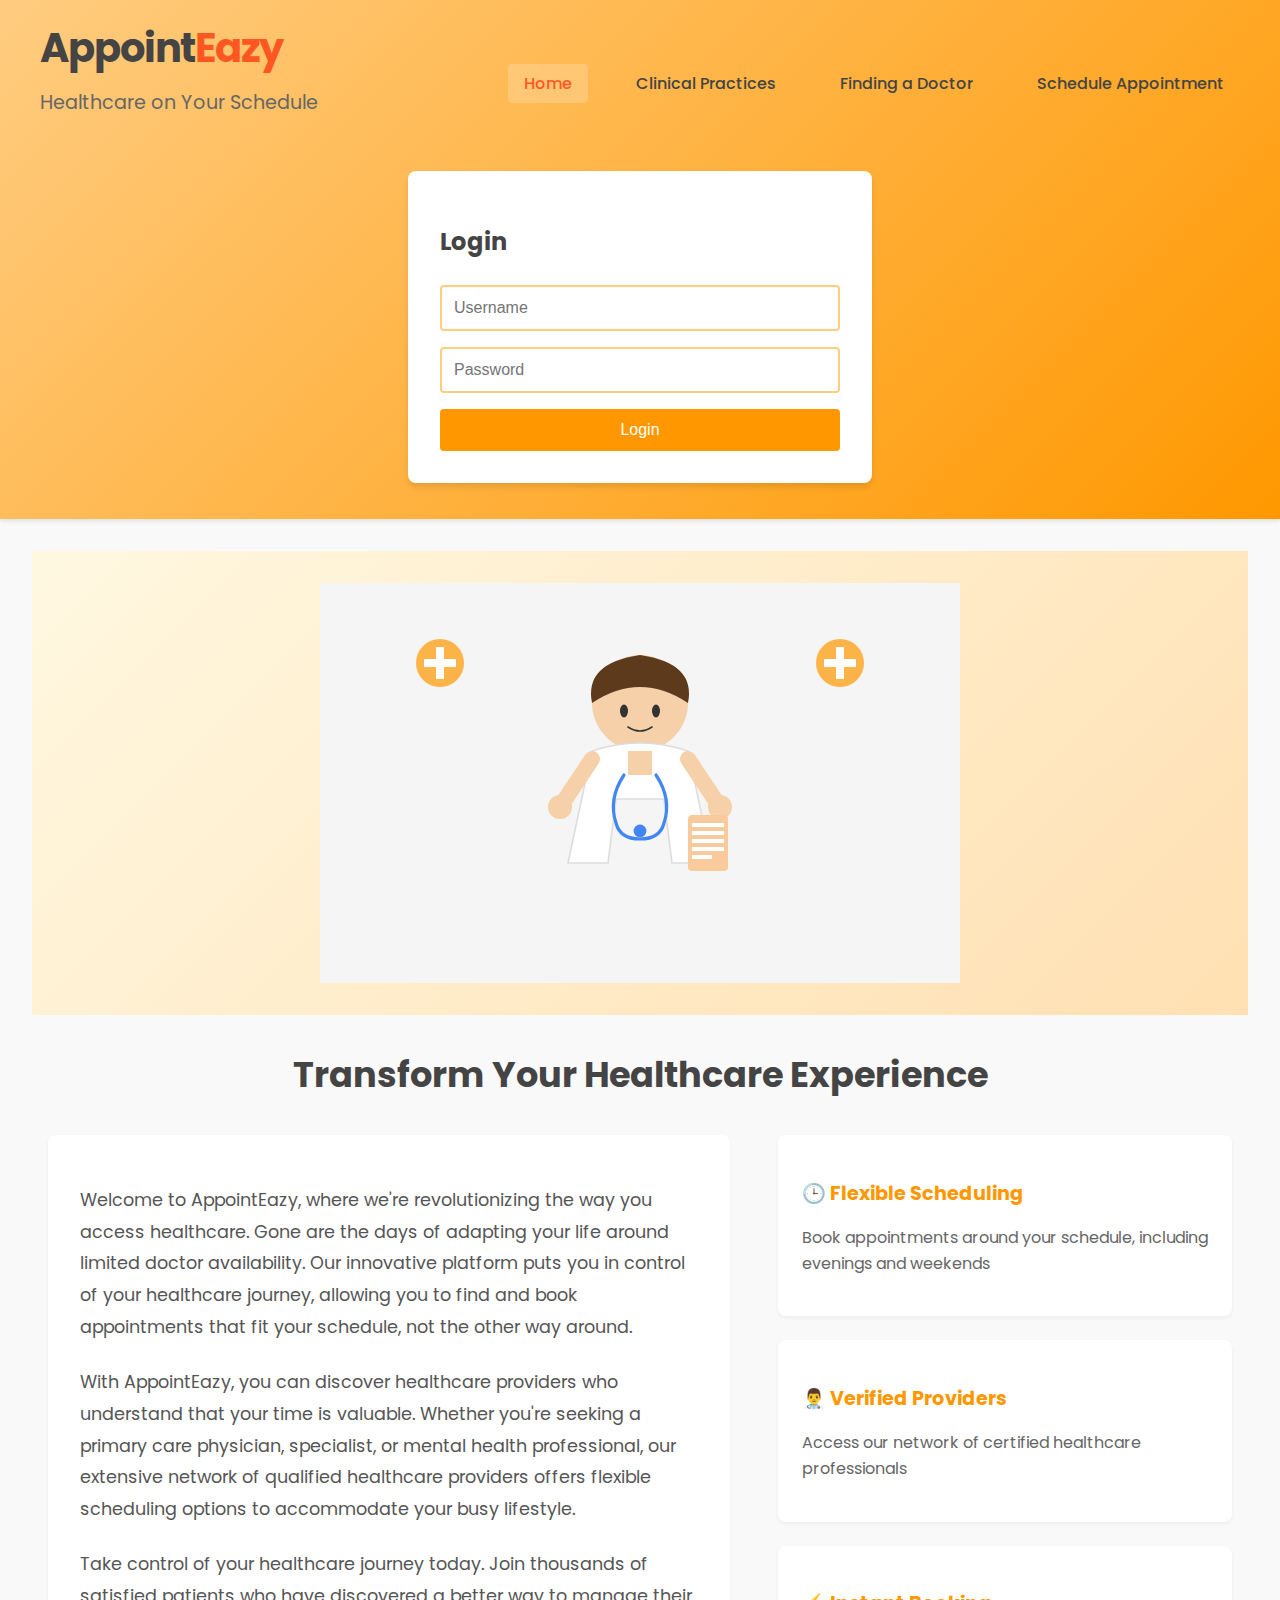
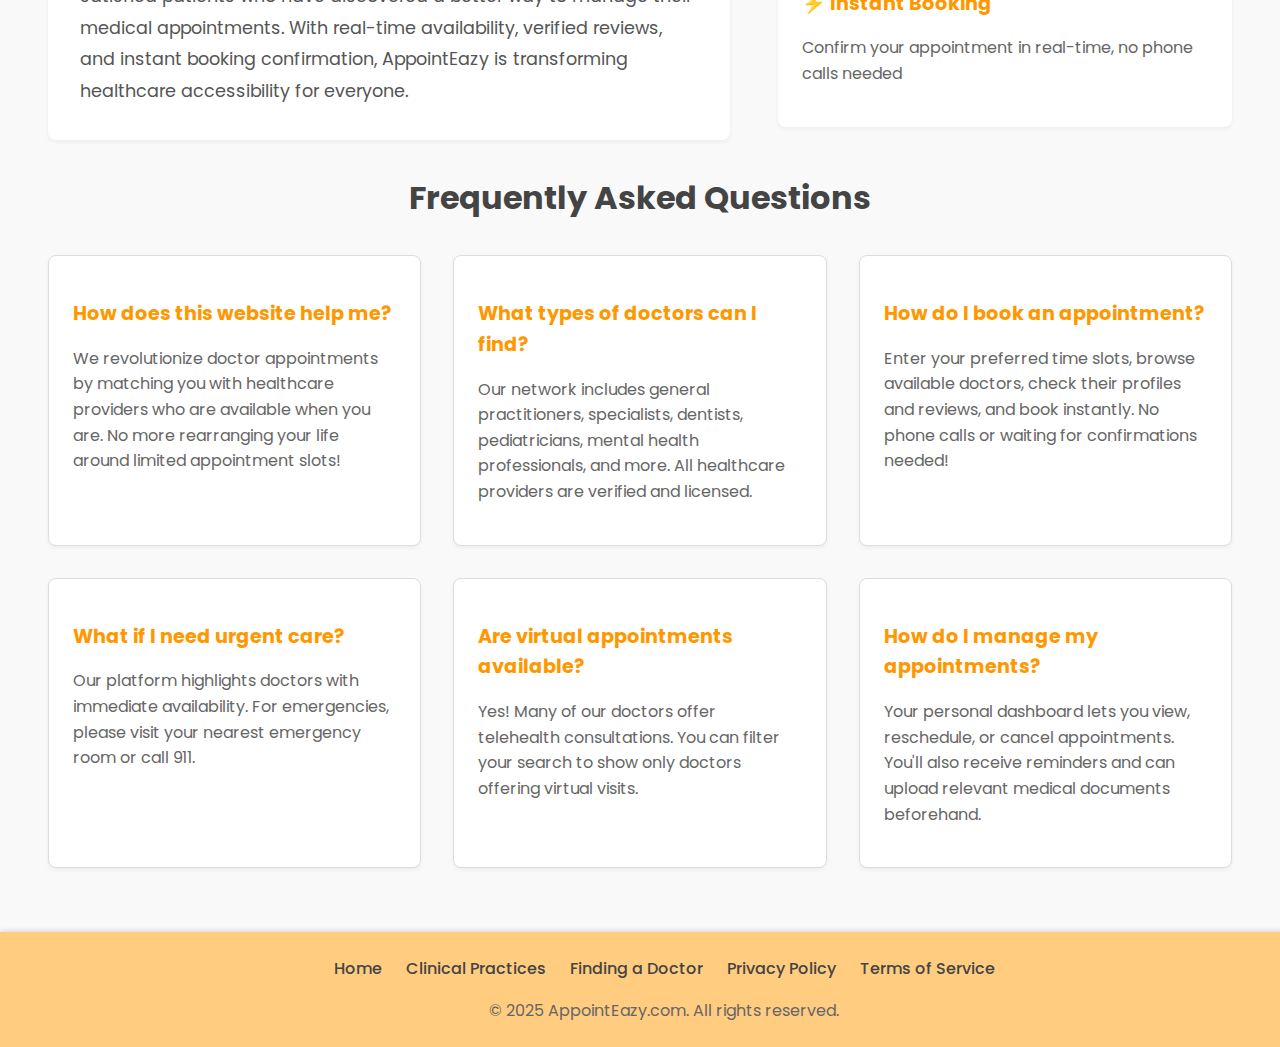
<file: index.html>
<!DOCTYPE html>
<html lang="en">
<head>
    <meta charset="UTF-8">
    <meta name="viewport" content="width=device-width, initial-scale=1.0">
    <link rel="stylesheet" href="styles.css">
    <title>AppointEazy - Schedule Your Doctor Visit</title>
    <link rel="preconnect" href="https://fonts.googleapis.com">
    <link rel="preconnect" href="https://fonts.gstatic.com" crossorigin>
    <link href="https://fonts.googleapis.com/css2?family=Poppins:wght@400;600;700&display=swap" rel="stylesheet">
</head>
<body>
    <script src="js/main.js"></script>
    <header>
        <nav class="main-nav">
            <div class="brand">
                <h1>Appoint<span class="highlight">Eazy</span></h1>
                <p class="tagline">Healthcare on Your Schedule</p>
            </div>
            <button class="mobile-menu-toggle" aria-label="Toggle menu">
                <span class="hamburger"></span>
            </button>
            <ul class="nav-links">
                <li><a href="index.html" class="active">Home</a></li>
                <li><a href="clinical-practices.html">Clinical Practices</a></li>
                <li><a href="finding-doctor.html">Finding a Doctor</a></li>
                <li><a href="schedule-appointment.html">Schedule Appointment</a></li>
            </ul>
        </nav>
        <div class="login-area">
            <h2>Login</h2>
            <form id="login-form">
                <input type="text" placeholder="Username" required>
                <input type="password" placeholder="Password" required>
                <button type="button" id="login-btn">Login</button>
            </form>
        </div>
    </header>
    <script>
        document.getElementById('login-btn').onclick = function() {
            window.location.href = 'registration.html';
        };
    </script>
    <main>
        <section class="hero-section">
            <img src="images/hero-doctor.svg" alt="Doctor illustration" class="hero-image">
        </section>
        <section class="intro-content">
            <h2>Transform Your Healthcare Experience</h2>
            <div class="intro-grid">
                <div class="intro-text">
                    <p>Welcome to AppointEazy, where we're revolutionizing the way you access healthcare. Gone are the days of adapting your life around limited doctor availability. Our innovative platform puts you in control of your healthcare journey, allowing you to find and book appointments that fit your schedule, not the other way around.</p>
                    
                    <p>With AppointEazy, you can discover healthcare providers who understand that your time is valuable. Whether you're seeking a primary care physician, specialist, or mental health professional, our extensive network of qualified healthcare providers offers flexible scheduling options to accommodate your busy lifestyle.</p>
                    
                    <p>Take control of your healthcare journey today. Join thousands of satisfied patients who have discovered a better way to manage their medical appointments. With real-time availability, verified reviews, and instant booking confirmation, AppointEazy is transforming healthcare accessibility for everyone.</p>
                </div>
                <div class="key-benefits">
                    <div class="benefit-item">
                        <h3>🕒 Flexible Scheduling</h3>
                        <p>Book appointments around your schedule, including evenings and weekends</p>
                    </div>
                    <div class="benefit-item">
                        <h3>👨‍⚕️ Verified Providers</h3>
                        <p>Access our network of certified healthcare professionals</p>
                    </div>
                    <div class="benefit-item">
                        <h3>⚡ Instant Booking</h3>
                        <p>Confirm your appointment in real-time, no phone calls needed</p>
                    </div>
                </div>
            </div>
        </section>
        <section class="faq">
            <h2>Frequently Asked Questions</h2>
            <div class="faq-grid">
                <div class="faq-item">
                    <h3>How does this website help me?</h3>
                    <p>We revolutionize doctor appointments by matching you with healthcare providers who are available when you are. No more rearranging your life around limited appointment slots!</p>
                </div>
                <div class="faq-item">
                    <h3>What types of doctors can I find?</h3>
                    <p>Our network includes general practitioners, specialists, dentists, pediatricians, mental health professionals, and more. All healthcare providers are verified and licensed.</p>
                </div>
                <div class="faq-item">
                    <h3>How do I book an appointment?</h3>
                    <p>Enter your preferred time slots, browse available doctors, check their profiles and reviews, and book instantly. No phone calls or waiting for confirmations needed!</p>
                </div>
                <div class="faq-item">
                    <h3>What if I need urgent care?</h3>
                    <p>Our platform highlights doctors with immediate availability. For emergencies, please visit your nearest emergency room or call 911.</p>
                </div>
                <div class="faq-item">
                    <h3>Are virtual appointments available?</h3>
                    <p>Yes! Many of our doctors offer telehealth consultations. You can filter your search to show only doctors offering virtual visits.</p>
                </div>
                <div class="faq-item">
                    <h3>How do I manage my appointments?</h3>
                    <p>Your personal dashboard lets you view, reschedule, or cancel appointments. You'll also receive reminders and can upload relevant medical documents beforehand.</p>
                </div>
            </div>
        </section>
    </main>
    <footer>
        <nav class="footer-nav">
            <a href="index.html">Home</a>
            <a href="clinical-practices.html">Clinical Practices</a>
            <a href="finding-doctor.html">Finding a Doctor</a>
            <a href="privacy-policy.html">Privacy Policy</a>
            <a href="terms-of-service.html">Terms of Service</a>
        </nav>
        <p>&copy; 2025 AppointEazy.com. All rights reserved.</p>
    </footer>
</body>
</html>
</file>
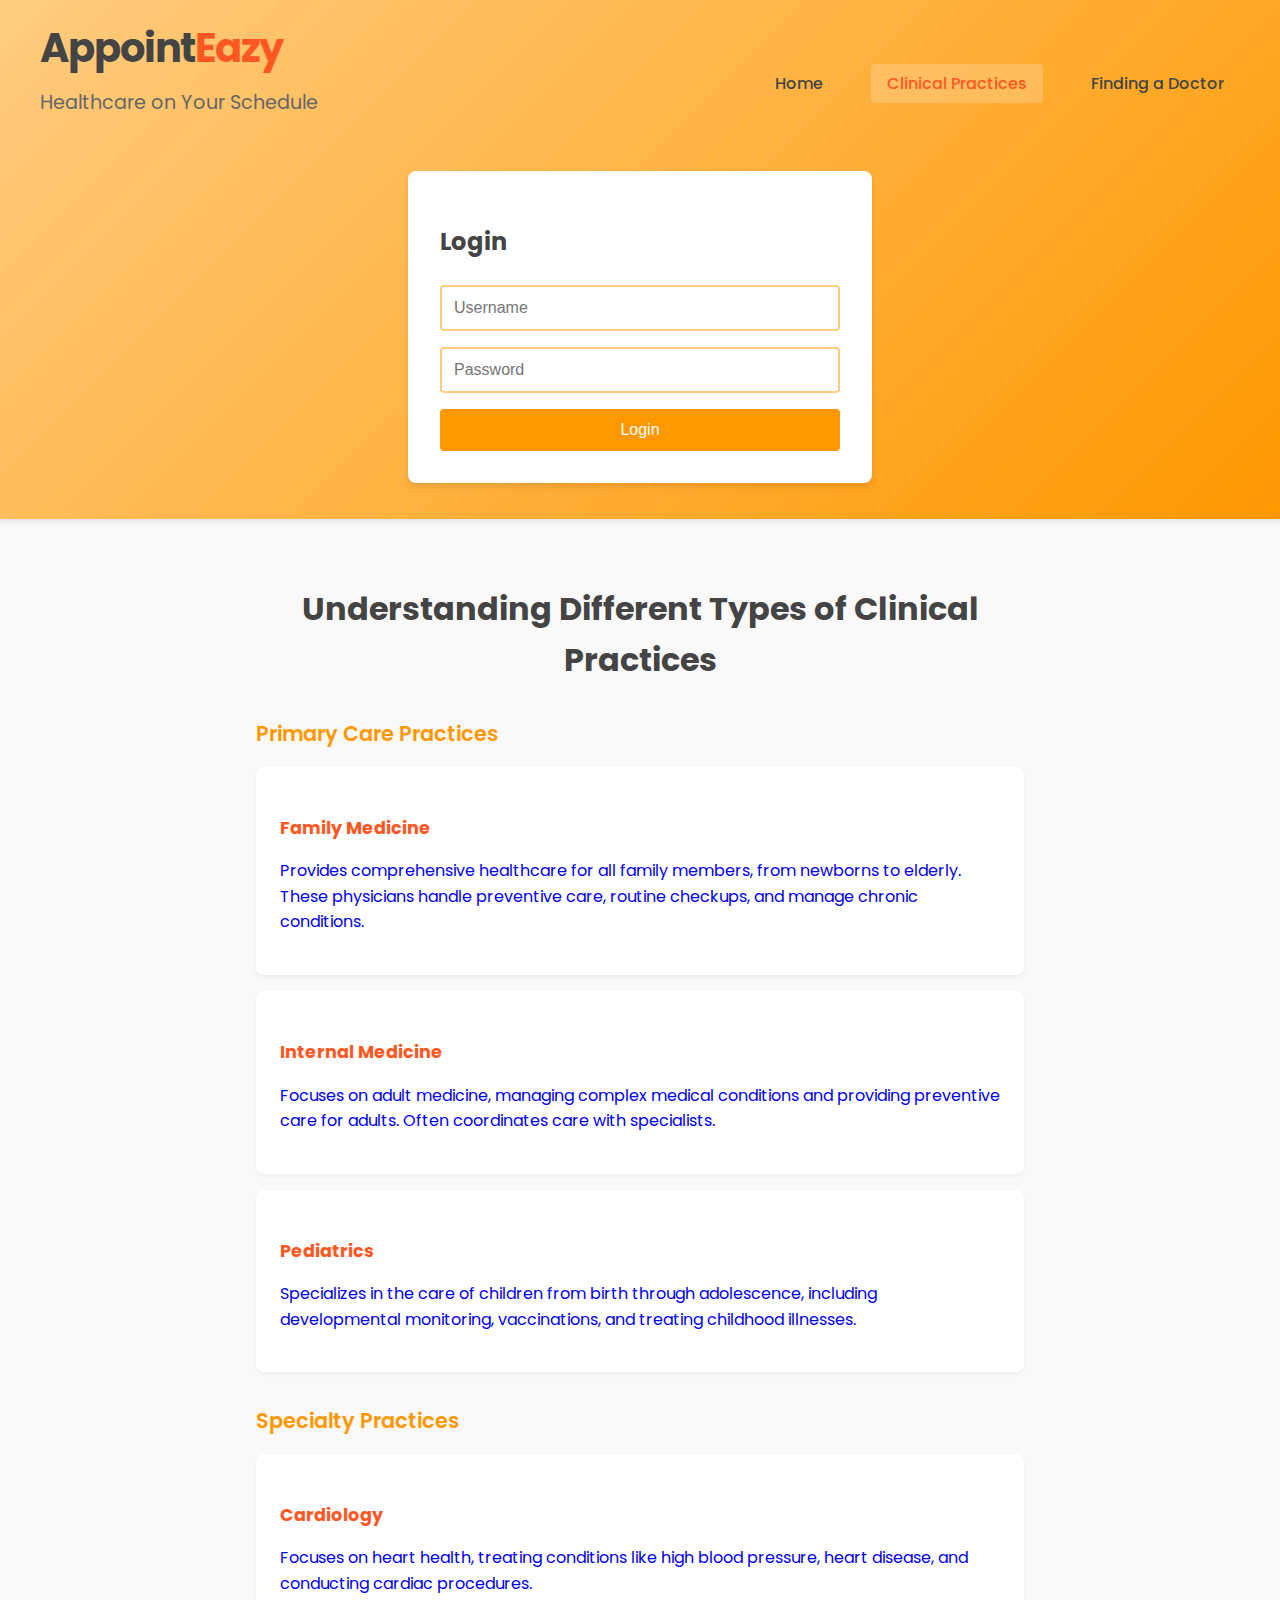
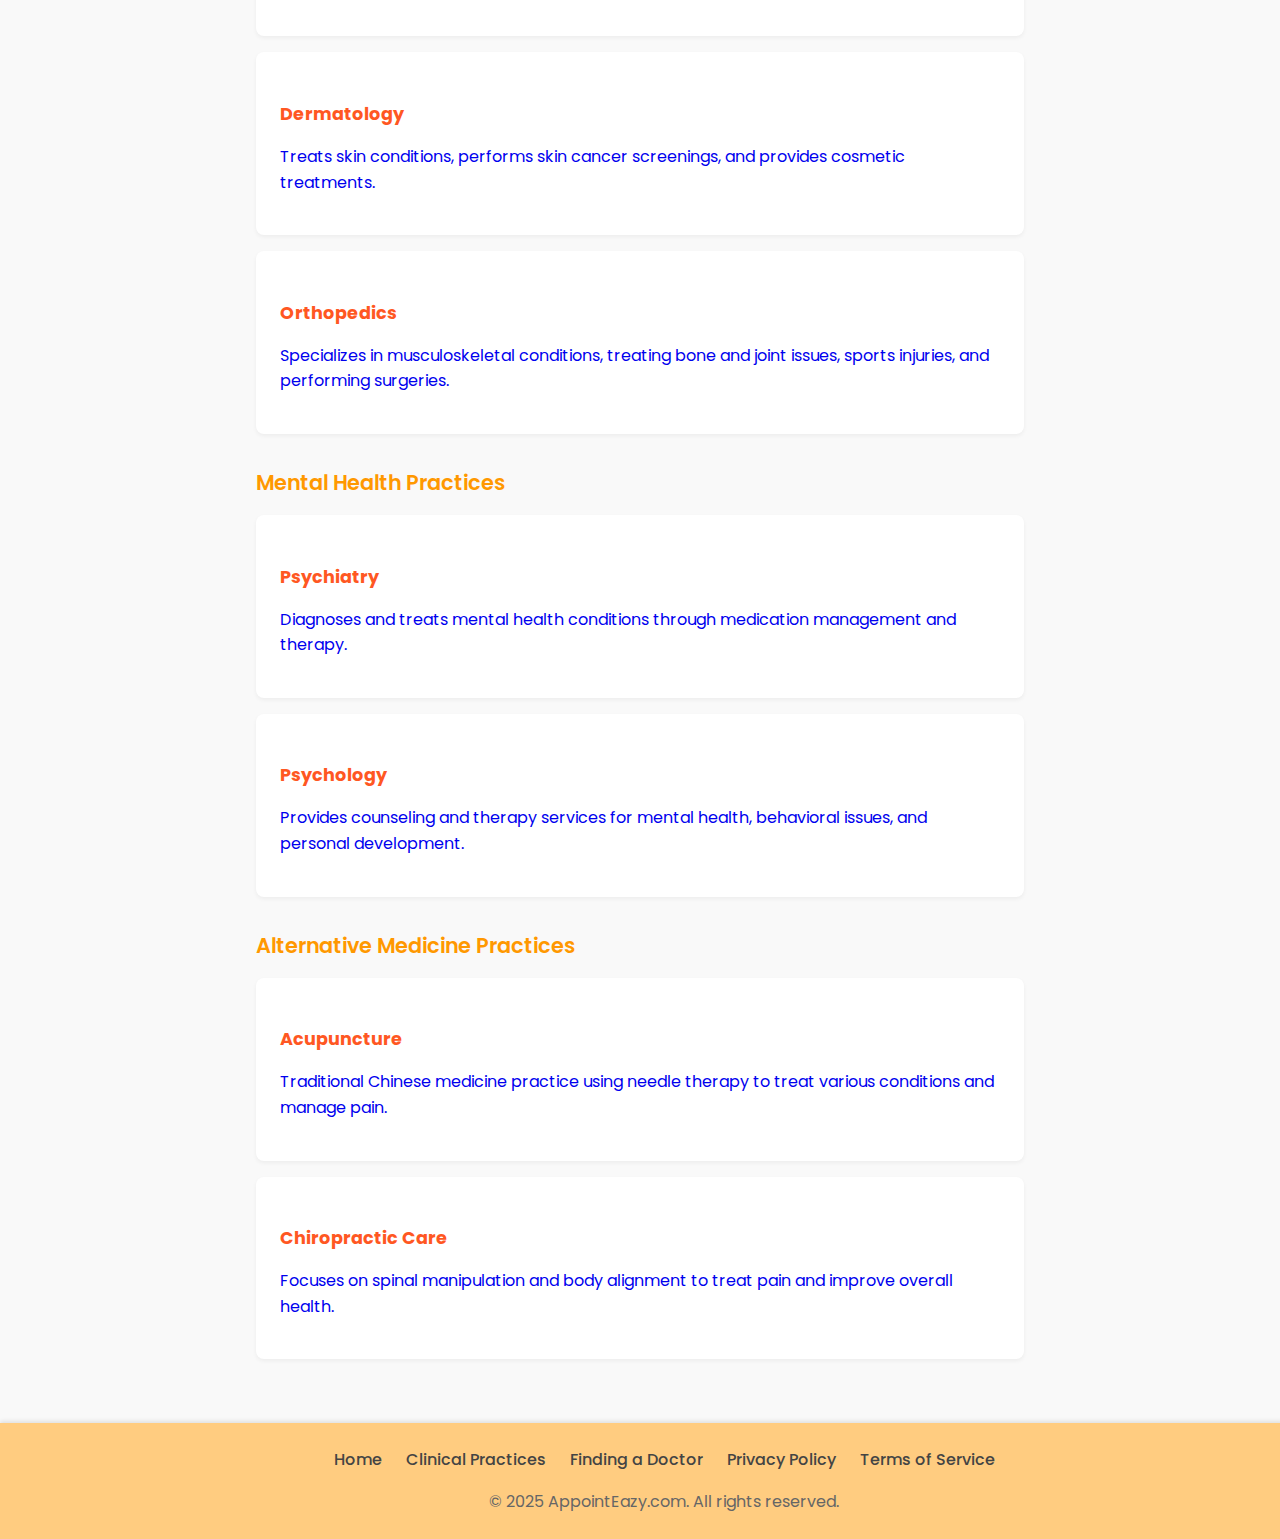
<file: clinical-practices.html>
<!DOCTYPE html>
<html lang="en">
<head>
    <meta charset="UTF-8">
    <meta name="viewport" content="width=device-width, initial-scale=1.0">
    <link rel="stylesheet" href="styles.css">
    <title>Types of Clinical Practices - AppointEazy</title>
    <link rel="preconnect" href="https://fonts.googleapis.com">
    <link rel="preconnect" href="https://fonts.gstatic.com" crossorigin>
    <link href="https://fonts.googleapis.com/css2?family=Poppins:wght@400;600;700&display=swap" rel="stylesheet">
</head>
<body>
    <script src="js/main.js"></script>
    <header>
        <nav class="main-nav">
            <div class="brand">
                <h1>Appoint<span class="highlight">Eazy</span></h1>
                <p class="tagline">Healthcare on Your Schedule</p>
            </div>
            <button class="mobile-menu-toggle" aria-label="Toggle menu">
                <span class="hamburger"></span>
            </button>
            <ul class="nav-links">
                <li><a href="index.html">Home</a></li>
                <li><a href="clinical-practices.html" class="active">Clinical Practices</a></li>
                <li><a href="finding-doctor.html">Finding a Doctor</a></li>
            </ul>
        </nav>
        <div class="login-area">
            <h2>Login</h2>
            <form>
                <input type="text" placeholder="Username" required>
                <input type="password" placeholder="Password" required>
                <button type="submit">Login</button>
            </form>
        </div>
    </header>
    <main>
        <section class="content-section">
            <h2>Understanding Different Types of Clinical Practices</h2>
            <div class="practice-types">
                <div class="practice-category">
                    <h3>Primary Care Practices</h3>
                    <a href="practices/family-medicine.html" class="practice-item">
                        <h4>Family Medicine</h4>
                        <p>Provides comprehensive healthcare for all family members, from newborns to elderly. These physicians handle preventive care, routine checkups, and manage chronic conditions.</p>
                    </a>
                    <a href="practices/internal-medicine.html" class="practice-item">
                        <h4>Internal Medicine</h4>
                        <p>Focuses on adult medicine, managing complex medical conditions and providing preventive care for adults. Often coordinates care with specialists.</p>
                    </a>
                    <a href="practices/pediatrics.html" class="practice-item">
                        <h4>Pediatrics</h4>
                        <p>Specializes in the care of children from birth through adolescence, including developmental monitoring, vaccinations, and treating childhood illnesses.</p>
                    </a>
                </div>

                <div class="practice-category">
                    <h3>Specialty Practices</h3>
                    <a href="practices/cardiology.html" class="practice-item">
                        <h4>Cardiology</h4>
                        <p>Focuses on heart health, treating conditions like high blood pressure, heart disease, and conducting cardiac procedures.</p>
                    </a>
                    <a href="practices/dermatology.html" class="practice-item">
                        <h4>Dermatology</h4>
                        <p>Treats skin conditions, performs skin cancer screenings, and provides cosmetic treatments.</p>
                    </a>
                    <a href="practices/orthopedics.html" class="practice-item">
                        <h4>Orthopedics</h4>
                        <p>Specializes in musculoskeletal conditions, treating bone and joint issues, sports injuries, and performing surgeries.</p>
                    </a>
                </div>

                <div class="practice-category">
                    <h3>Mental Health Practices</h3>
                    <a href="practices/psychiatry.html" class="practice-item">
                        <h4>Psychiatry</h4>
                        <p>Diagnoses and treats mental health conditions through medication management and therapy.</p>
                    </a>
                    <a href="practices/psychology.html" class="practice-item">
                        <h4>Psychology</h4>
                        <p>Provides counseling and therapy services for mental health, behavioral issues, and personal development.</p>
                    </a>
                </div>

                <div class="practice-category">
                    <h3>Alternative Medicine Practices</h3>
                    <a href="practices/acupuncture.html" class="practice-item">
                        <h4>Acupuncture</h4>
                        <p>Traditional Chinese medicine practice using needle therapy to treat various conditions and manage pain.</p>
                    </a>
                    <a href="practices/chiropractic.html" class="practice-item">
                        <h4>Chiropractic Care</h4>
                        <p>Focuses on spinal manipulation and body alignment to treat pain and improve overall health.</p>
                    </a>
                </div>
            </div>
        </section>
    </main>
    <footer>
        <nav class="footer-nav">
            <a href="index.html">Home</a>
            <a href="clinical-practices.html">Clinical Practices</a>
            <a href="finding-doctor.html">Finding a Doctor</a>
            <a href="privacy-policy.html">Privacy Policy</a>
            <a href="terms-of-service.html">Terms of Service</a>
        </nav>
        <p>&copy; 2025 AppointEazy.com. All rights reserved.</p>
    </footer>
</body>
</html>
</file>
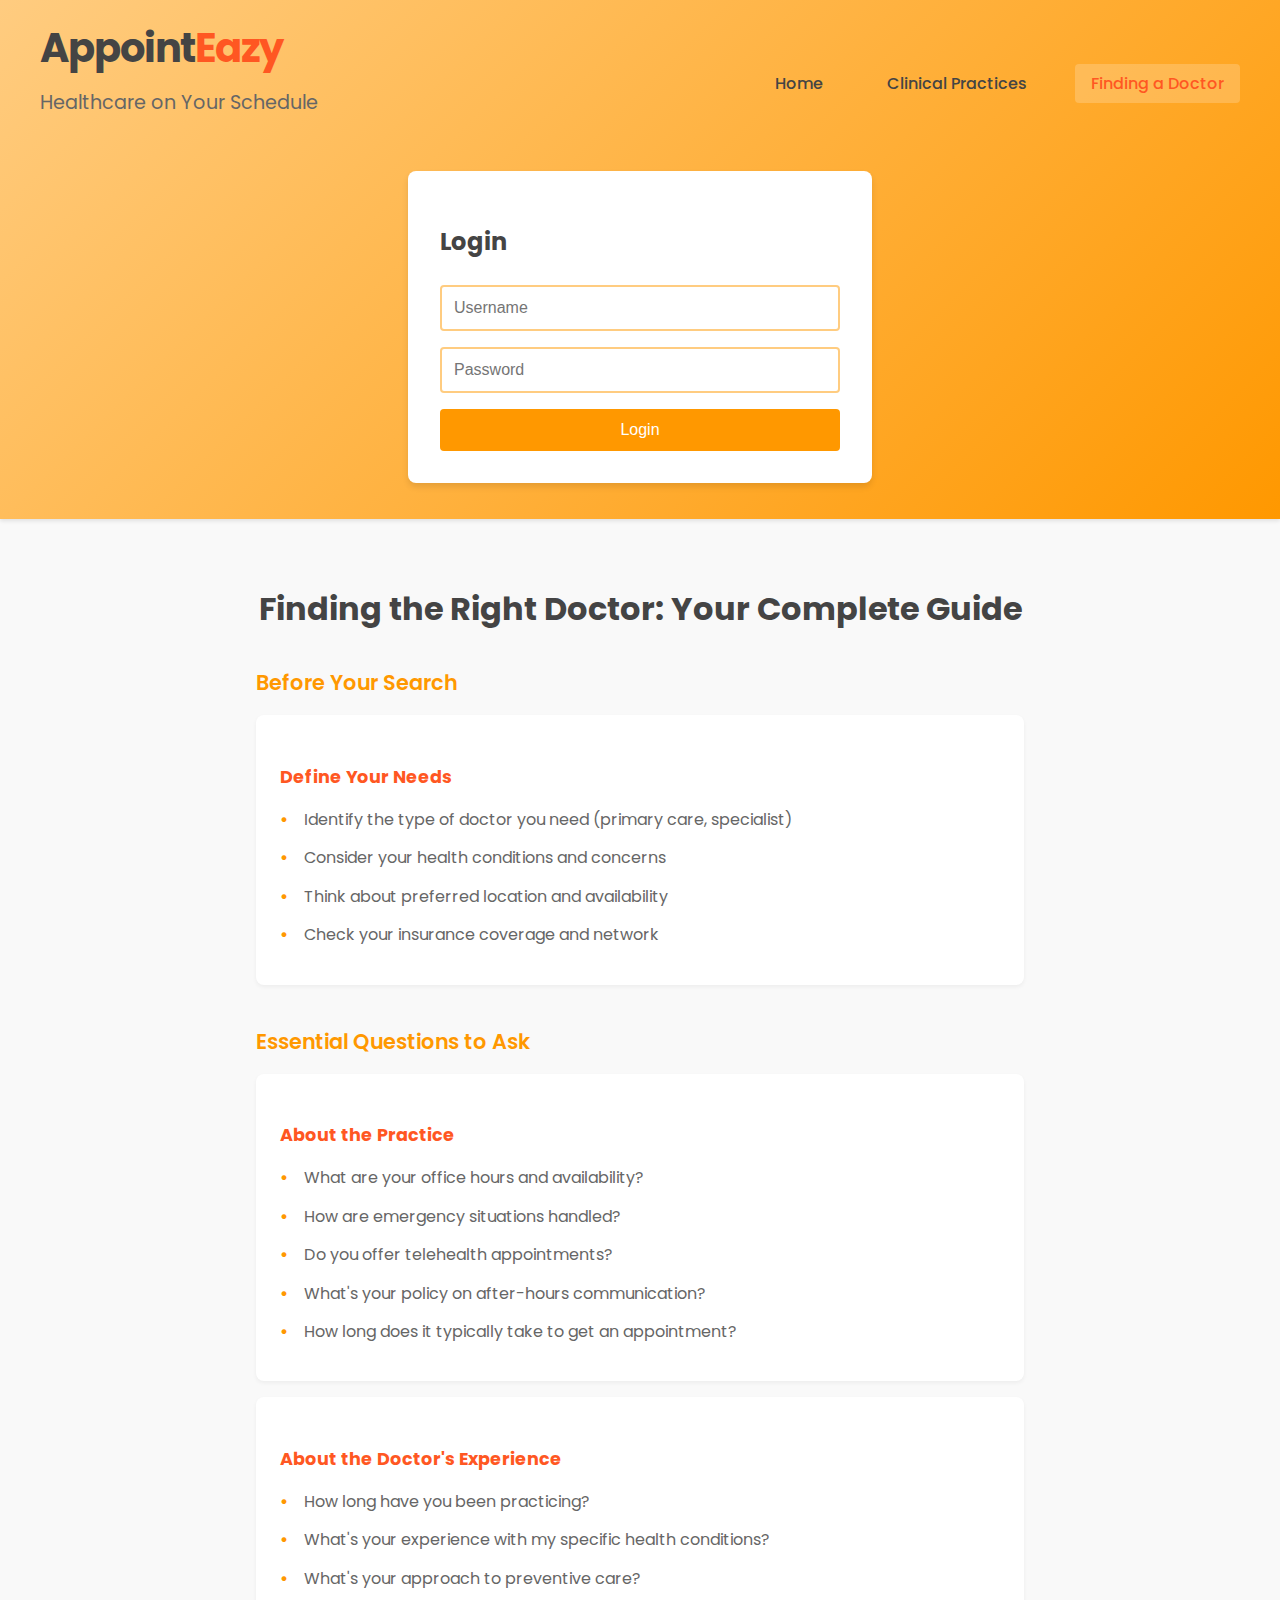
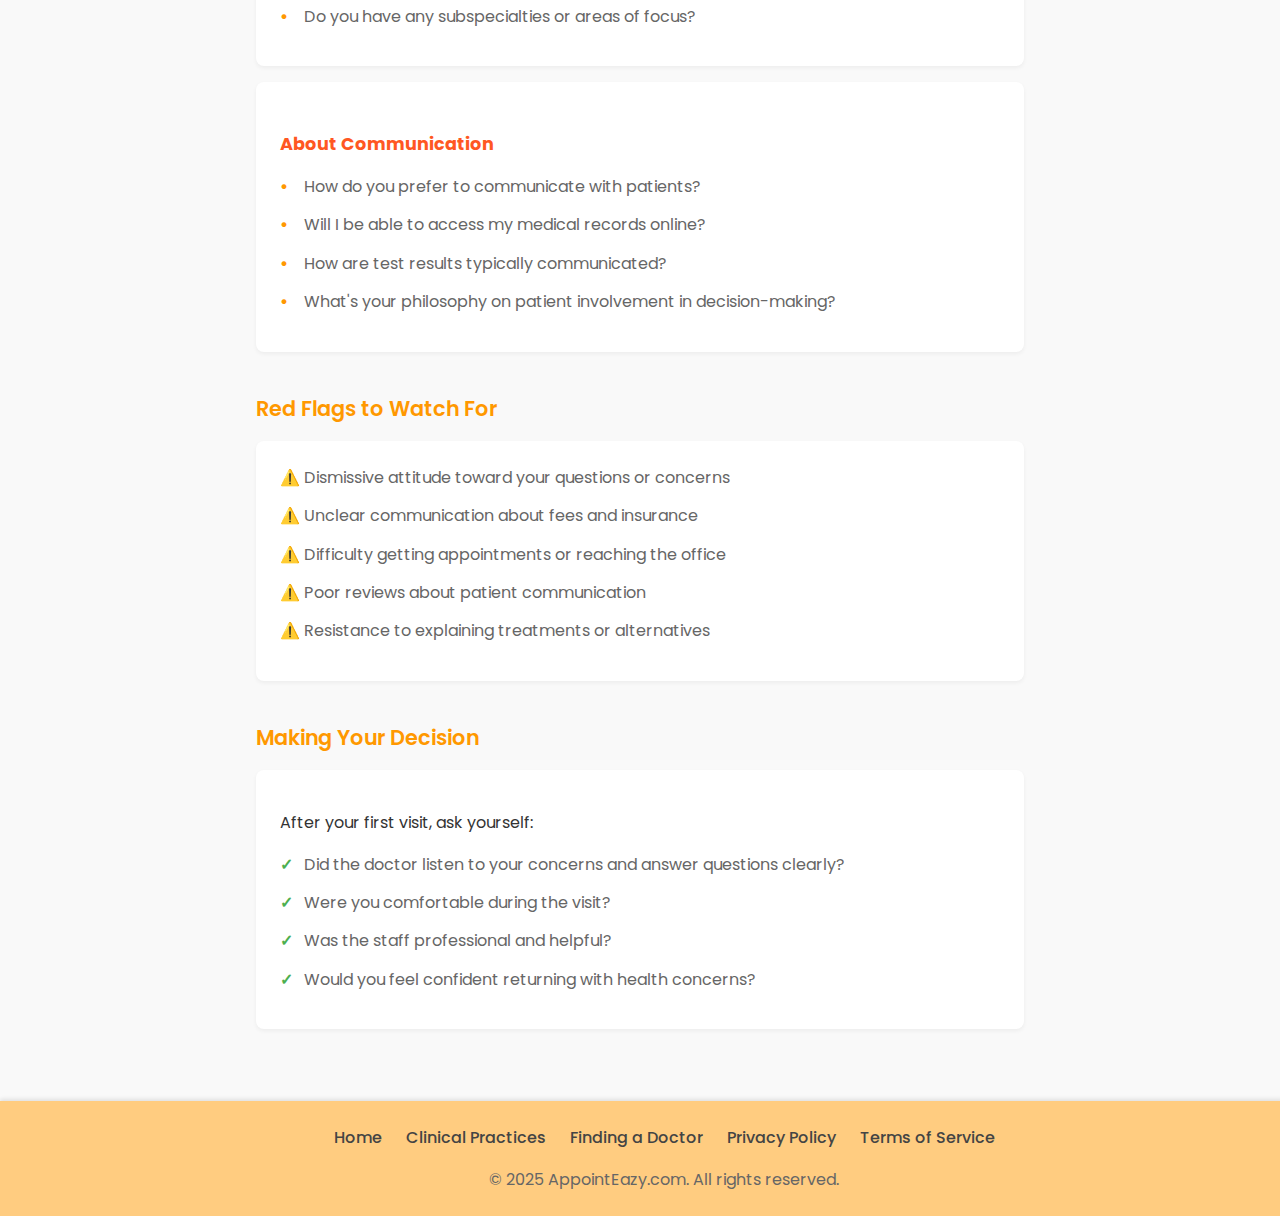
<file: finding-doctor.html>
<!DOCTYPE html>
<html lang="en">
<head>
    <meta charset="UTF-8">
    <meta name="viewport" content="width=device-width, initial-scale=1.0">
    <link rel="stylesheet" href="styles.css">
    <title>Finding the Right Doctor - AppointEazy</title>
    <link rel="preconnect" href="https://fonts.googleapis.com">
    <link rel="preconnect" href="https://fonts.gstatic.com" crossorigin>
    <link href="https://fonts.googleapis.com/css2?family=Poppins:wght@400;600;700&display=swap" rel="stylesheet">
</head>
<body>
    <script src="js/main.js"></script>
    <header>
        <nav class="main-nav">
            <div class="brand">
                <h1>Appoint<span class="highlight">Eazy</span></h1>
                <p class="tagline">Healthcare on Your Schedule</p>
            </div>
            <button class="mobile-menu-toggle" aria-label="Toggle menu">
                <span class="hamburger"></span>
            </button>
            <ul class="nav-links">
                <li><a href="index.html">Home</a></li>
                <li><a href="clinical-practices.html">Clinical Practices</a></li>
                <li><a href="finding-doctor.html" class="active">Finding a Doctor</a></li>
            </ul>
        </nav>
        <div class="login-area">
            <h2>Login</h2>
            <form>
                <input type="text" placeholder="Username" required>
                <input type="password" placeholder="Password" required>
                <button type="submit">Login</button>
            </form>
        </div>
    </header>
    <main>
        <section class="content-section">
            <h2>Finding the Right Doctor: Your Complete Guide</h2>
            
            <div class="guide-content">
                <div class="guide-section">
                    <h3>Before Your Search</h3>
                    <div class="checklist-item">
                        <h4>Define Your Needs</h4>
                        <ul>
                            <li>Identify the type of doctor you need (primary care, specialist)</li>
                            <li>Consider your health conditions and concerns</li>
                            <li>Think about preferred location and availability</li>
                            <li>Check your insurance coverage and network</li>
                        </ul>
                    </div>
                </div>

                <div class="guide-section">
                    <h3>Essential Questions to Ask</h3>
                    <div class="question-category">
                        <h4>About the Practice</h4>
                        <ul>
                            <li>What are your office hours and availability?</li>
                            <li>How are emergency situations handled?</li>
                            <li>Do you offer telehealth appointments?</li>
                            <li>What's your policy on after-hours communication?</li>
                            <li>How long does it typically take to get an appointment?</li>
                        </ul>
                    </div>
                    
                    <div class="question-category">
                        <h4>About the Doctor's Experience</h4>
                        <ul>
                            <li>How long have you been practicing?</li>
                            <li>What's your experience with my specific health conditions?</li>
                            <li>What's your approach to preventive care?</li>
                            <li>Do you have any subspecialties or areas of focus?</li>
                        </ul>
                    </div>

                    <div class="question-category">
                        <h4>About Communication</h4>
                        <ul>
                            <li>How do you prefer to communicate with patients?</li>
                            <li>Will I be able to access my medical records online?</li>
                            <li>How are test results typically communicated?</li>
                            <li>What's your philosophy on patient involvement in decision-making?</li>
                        </ul>
                    </div>
                </div>

                <div class="guide-section">
                    <h3>Red Flags to Watch For</h3>
                    <div class="warning-signs">
                        <ul>
                            <li>Dismissive attitude toward your questions or concerns</li>
                            <li>Unclear communication about fees and insurance</li>
                            <li>Difficulty getting appointments or reaching the office</li>
                            <li>Poor reviews about patient communication</li>
                            <li>Resistance to explaining treatments or alternatives</li>
                        </ul>
                    </div>
                </div>

                <div class="guide-section">
                    <h3>Making Your Decision</h3>
                    <div class="decision-tips">
                        <p>After your first visit, ask yourself:</p>
                        <ul>
                            <li>Did the doctor listen to your concerns and answer questions clearly?</li>
                            <li>Were you comfortable during the visit?</li>
                            <li>Was the staff professional and helpful?</li>
                            <li>Would you feel confident returning with health concerns?</li>
                        </ul>
                    </div>
                </div>
            </div>
        </section>
    </main>
    <footer>
        <nav class="footer-nav">
            <a href="index.html">Home</a>
            <a href="clinical-practices.html">Clinical Practices</a>
            <a href="finding-doctor.html">Finding a Doctor</a>
            <a href="privacy-policy.html">Privacy Policy</a>
            <a href="terms-of-service.html">Terms of Service</a>
        </nav>
        <p>&copy; 2025 AppointEazy.com. All rights reserved.</p>
    </footer>
</body>
</html>
</file>
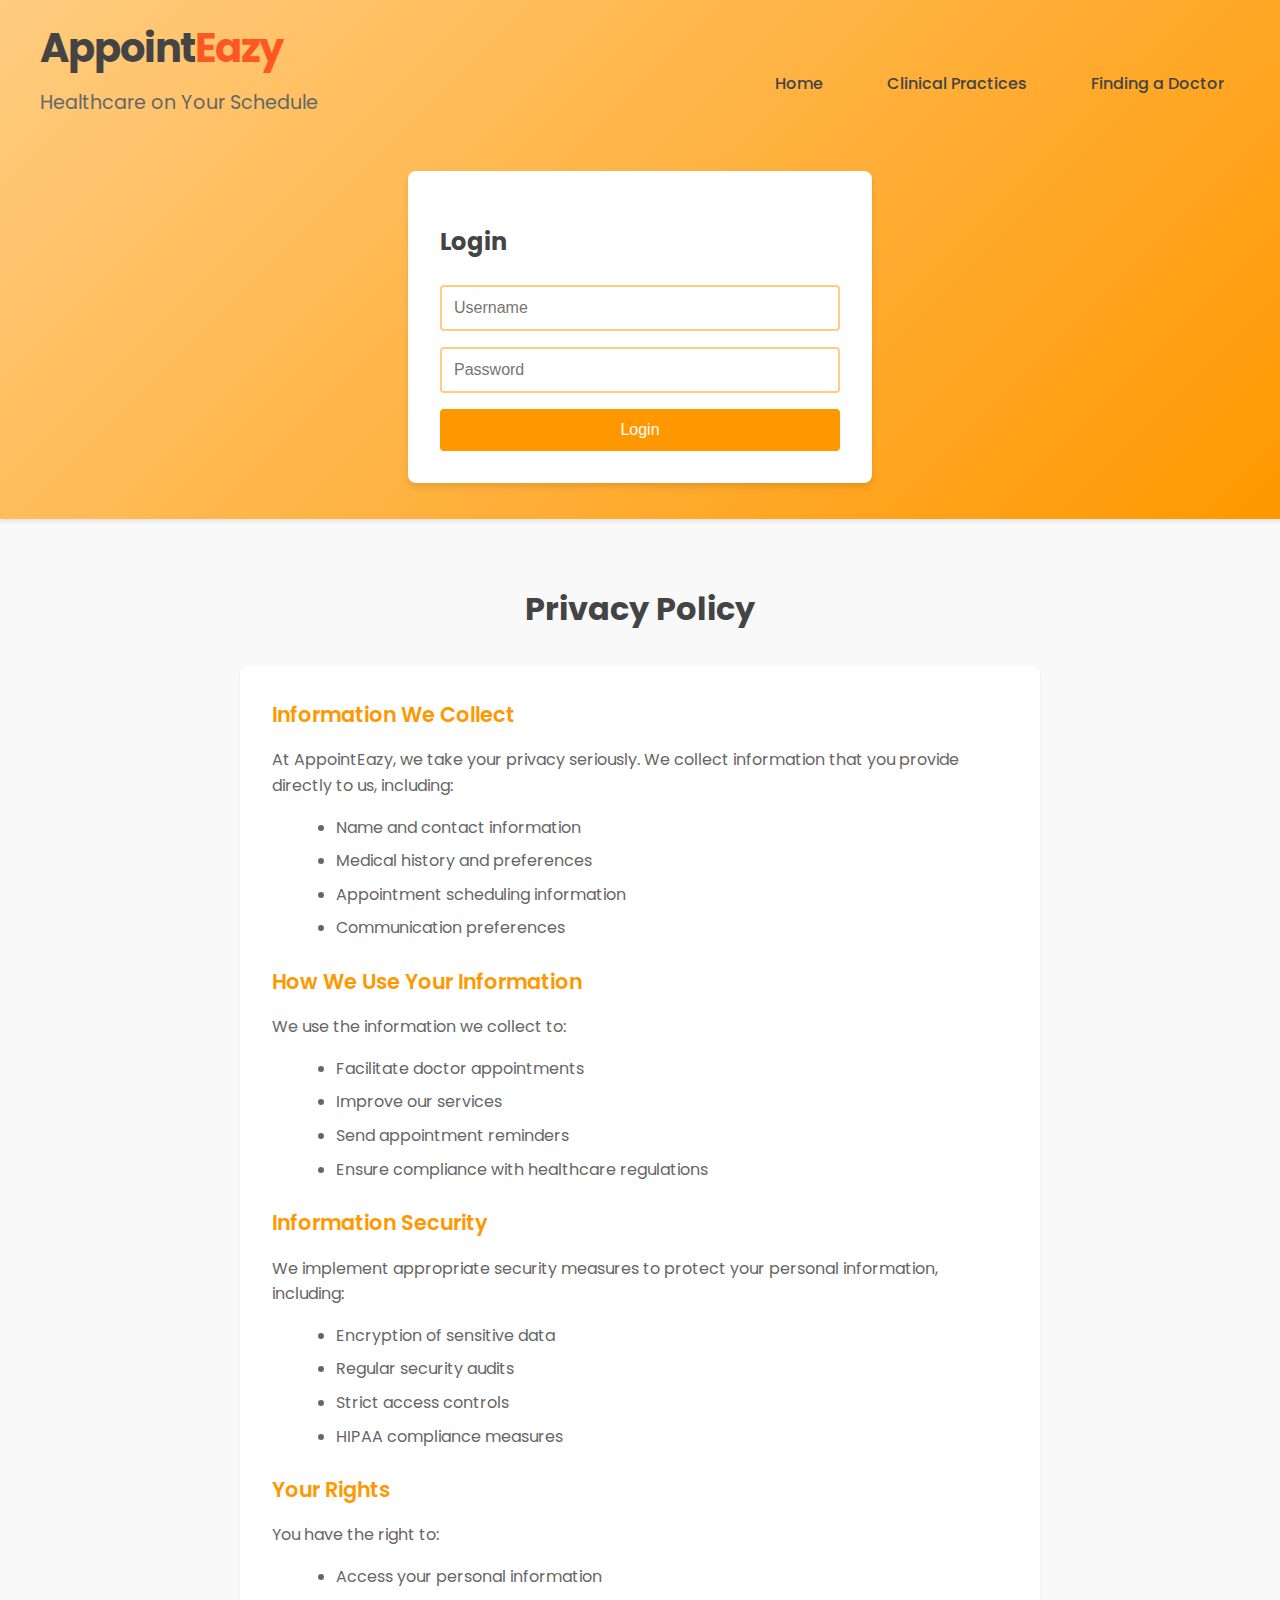
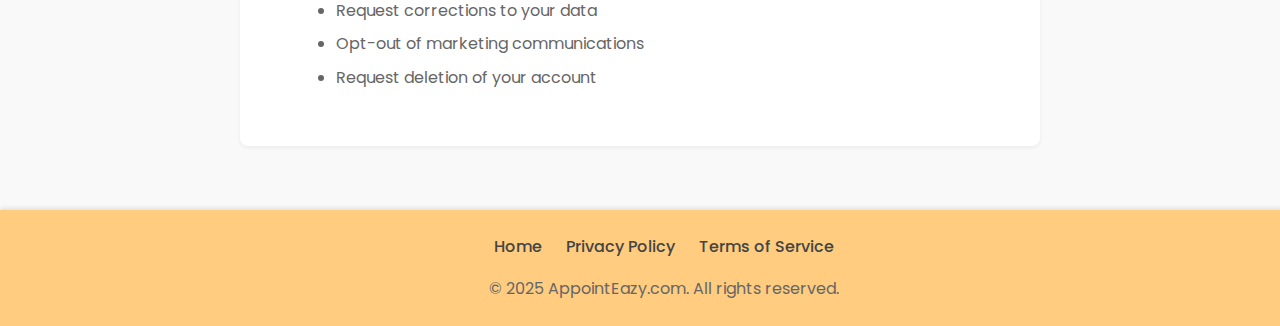
<file: privacy-policy.html>
<!DOCTYPE html>
<html lang="en">
<head>
    <meta charset="UTF-8">
    <meta name="viewport" content="width=device-width, initial-scale=1.0">
    <link rel="stylesheet" href="styles.css">
    <title>Privacy Policy - AppointEazy</title>
    <link rel="preconnect" href="https://fonts.googleapis.com">
    <link rel="preconnect" href="https://fonts.gstatic.com" crossorigin>
    <link href="https://fonts.googleapis.com/css2?family=Poppins:wght@400;600;700&display=swap" rel="stylesheet">
</head>
<body>
    <script src="js/main.js"></script>
    <header>
        <nav class="main-nav">
            <div class="brand">
                <h1>Appoint<span class="highlight">Eazy</span></h1>
                <p class="tagline">Healthcare on Your Schedule</p>
            </div>
            <button class="mobile-menu-toggle" aria-label="Toggle menu">
                <span class="hamburger"></span>
            </button>
            <ul class="nav-links">
                <li><a href="index.html">Home</a></li>
                <li><a href="clinical-practices.html">Clinical Practices</a></li>
                <li><a href="finding-doctor.html">Finding a Doctor</a></li>
            </ul>
        </nav>
        <div class="login-area">
            <h2>Login</h2>
            <form>
                <input type="text" placeholder="Username" required>
                <input type="password" placeholder="Password" required>
                <button type="submit">Login</button>
            </form>
        </div>
    </header>
    <main>
        <section class="content-section">
            <h2>Privacy Policy</h2>
            <div class="policy-content">
                <h3>Information We Collect</h3>
                <p>At AppointEazy, we take your privacy seriously. We collect information that you provide directly to us, including:</p>
                <ul>
                    <li>Name and contact information</li>
                    <li>Medical history and preferences</li>
                    <li>Appointment scheduling information</li>
                    <li>Communication preferences</li>
                </ul>

                <h3>How We Use Your Information</h3>
                <p>We use the information we collect to:</p>
                <ul>
                    <li>Facilitate doctor appointments</li>
                    <li>Improve our services</li>
                    <li>Send appointment reminders</li>
                    <li>Ensure compliance with healthcare regulations</li>
                </ul>

                <h3>Information Security</h3>
                <p>We implement appropriate security measures to protect your personal information, including:</p>
                <ul>
                    <li>Encryption of sensitive data</li>
                    <li>Regular security audits</li>
                    <li>Strict access controls</li>
                    <li>HIPAA compliance measures</li>
                </ul>

                <h3>Your Rights</h3>
                <p>You have the right to:</p>
                <ul>
                    <li>Access your personal information</li>
                    <li>Request corrections to your data</li>
                    <li>Opt-out of marketing communications</li>
                    <li>Request deletion of your account</li>
                </ul>
            </div>
        </section>
    </main>
    <footer>
        <nav class="footer-nav">
            <a href="index.html">Home</a>
            <a href="privacy-policy.html">Privacy Policy</a>
            <a href="terms-of-service.html">Terms of Service</a>
        </nav>
        <p>&copy; 2025 AppointEazy.com. All rights reserved.</p>
    </footer>
</body>
</html>
</file>
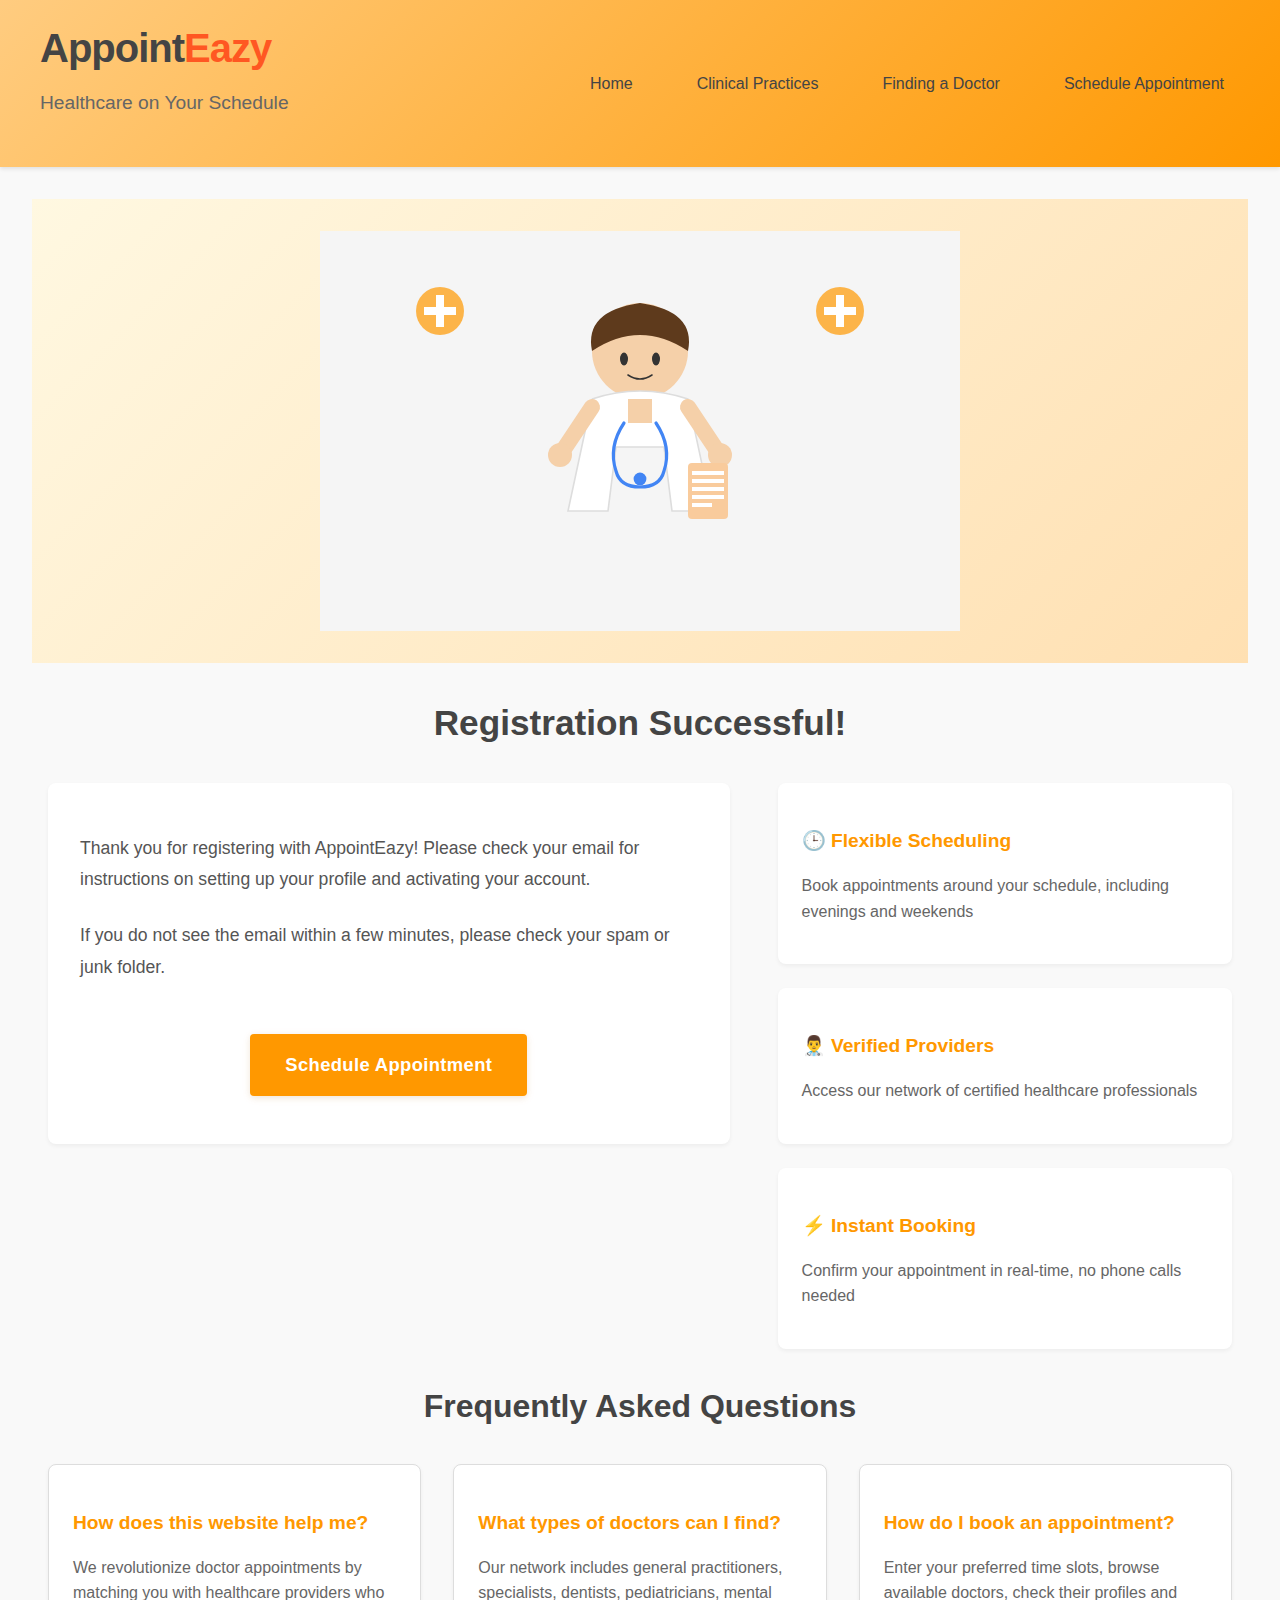
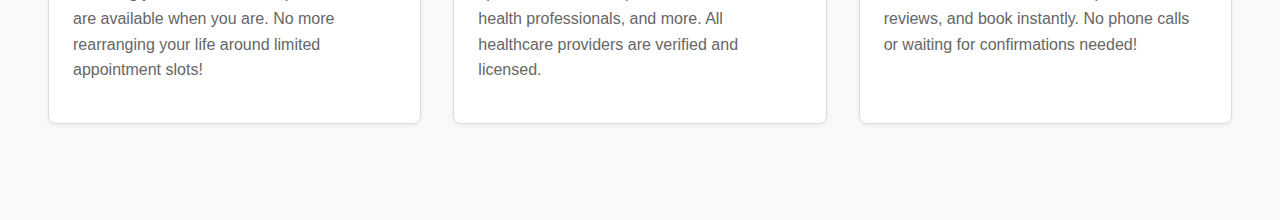
<file: registration-success.html>
<!DOCTYPE html>
<html lang="en">
<head>
    <meta charset="UTF-8">
    <meta name="viewport" content="width=device-width, initial-scale=1.0">
    <title>Registration Success - AppointEazy</title>
    <link rel="stylesheet" href="styles.css">
</head>
<body>
    <header>
        <nav class="main-nav">
            <div class="brand">
                <h1>Appoint<span class="highlight">Eazy</span></h1>
                <p class="tagline">Healthcare on Your Schedule</p>
            </div>
            <button class="mobile-menu-toggle" aria-label="Toggle menu">
                <span class="hamburger"></span>
            </button>
            <ul class="nav-links">
                <li><a href="index.html">Home</a></li>
                <li><a href="clinical-practices.html">Clinical Practices</a></li>
                <li><a href="finding-doctor.html">Finding a Doctor</a></li>
                <li><a href="schedule-appointment.html">Schedule Appointment</a></li>
            </ul>
        </nav>
    </header>
    <main>
        <section class="hero-section">
            <img src="images/hero-doctor.svg" alt="Doctor illustration" class="hero-image">
        </section>
        <section class="intro-content">
            <h2>Registration Successful!</h2>
            <div class="intro-grid">
                <div class="intro-text">
                    <p>Thank you for registering with AppointEazy! Please check your email for instructions on setting up your profile and activating your account.</p>
                    <p>If you do not see the email within a few minutes, please check your spam or junk folder.</p>
                    <div style="text-align:center; margin: 2em 0 1em 0;">
                        <a href="schedule-appointment.html" class="primary-btn" role="button" aria-label="Schedule Appointment">Schedule Appointment</a>
                    </div>
                </div>
                <div class="key-benefits">
   
                    <div class="benefit-item">
                        <h3>🕒 Flexible Scheduling</h3>
                        <p>Book appointments around your schedule, including evenings and weekends</p>
                    </div>
                    <div class="benefit-item">
                        <h3>👨‍⚕️ Verified Providers</h3>
                        <p>Access our network of certified healthcare professionals</p>
                    </div>
                    <div class="benefit-item">
                        <h3>⚡ Instant Booking</h3>
                        <p>Confirm your appointment in real-time, no phone calls needed</p>
                    </div>
                </div>
            </div>
        </section>
        <section class="faq">
            <h2>Frequently Asked Questions</h2>
            <div class="faq-grid">
                <div class="faq-item">
                    <h3>How does this website help me?</h3>
                    <p>We revolutionize doctor appointments by matching you with healthcare providers who are available when you are. No more rearranging your life around limited appointment slots!</p>
                </div>
                <div class="faq-item">
                    <h3>What types of doctors can I find?</h3>
                    <p>Our network includes general practitioners, specialists, dentists, pediatricians, mental health professionals, and more. All healthcare providers are verified and licensed.</p>
                </div>
                <div class="faq-item">
                    <h3>How do I book an appointment?</h3>
                    <p>Enter your preferred time slots, browse available doctors, check their profiles and reviews, and book instantly. No phone calls or waiting for confirmations needed!</p>
                </div>
            </div>
        </section>
    </main>
</body>
</html>
</file>
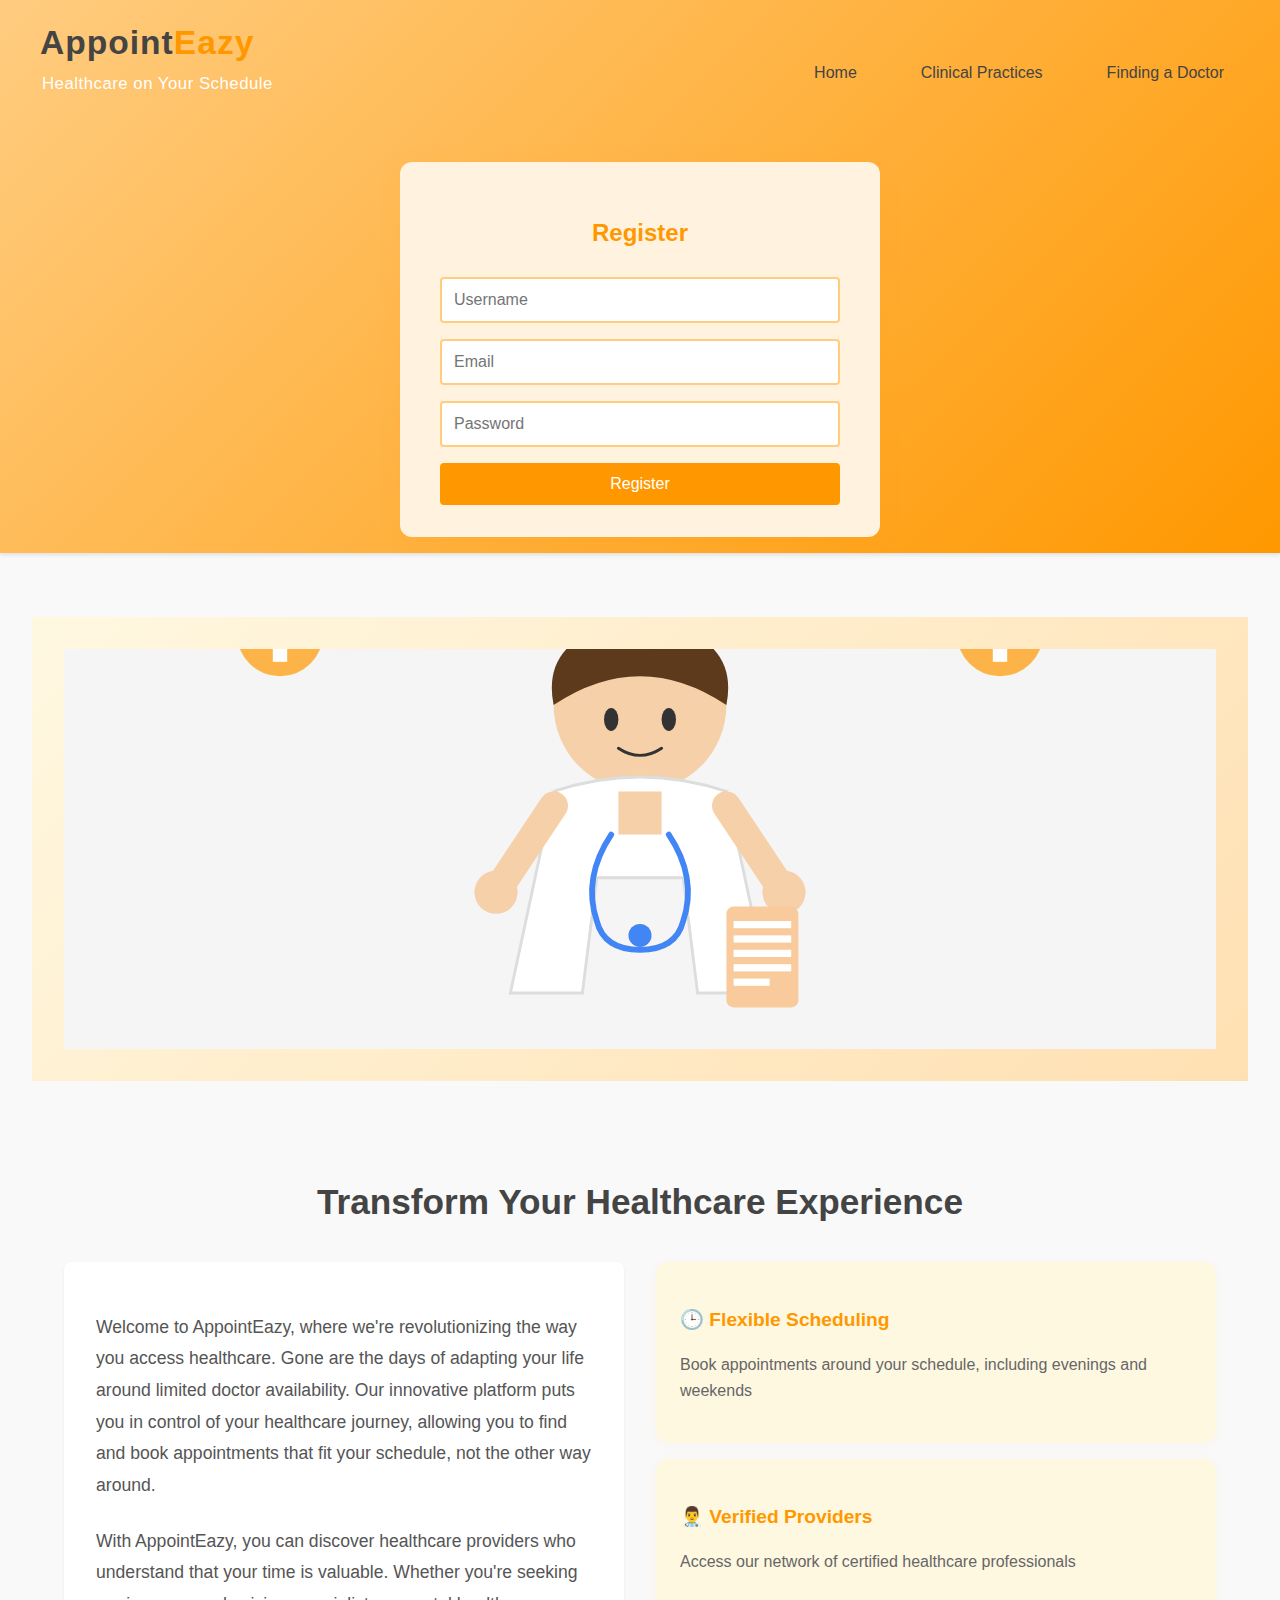
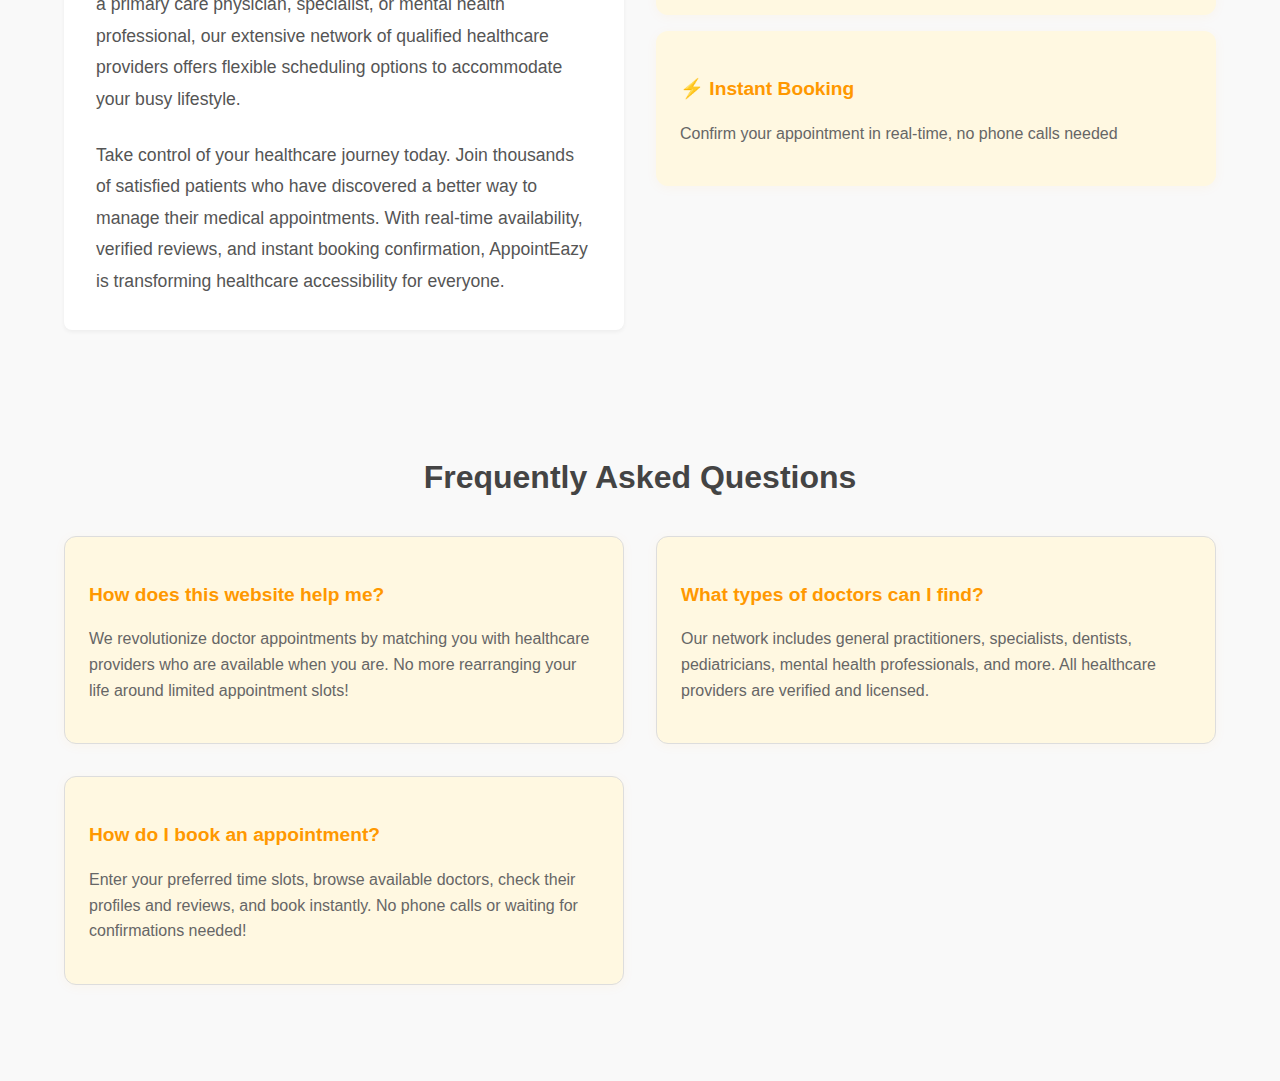
<file: registration.html>
<!DOCTYPE html>
<html lang="en">
<head>
    <meta charset="UTF-8">
    <meta name="viewport" content="width=device-width, initial-scale=1.0">
    <title>Register - AppointEazy</title>
    <link rel="stylesheet" href="styles.css">
</head>
<body>
    <header>
        <nav class="main-nav">
            <div class="brand">
                <h1>Appoint<span class="highlight">Eazy</span></h1>
                <p class="tagline">Healthcare on Your Schedule</p>
            </div>
            <button class="mobile-menu-toggle" aria-label="Toggle menu">
                <span class="hamburger"></span>
            </button>
            <ul class="nav-links">
                <li><a href="index.html">Home</a></li>
                <li><a href="clinical-practices.html">Clinical Practices</a></li>
                <li><a href="finding-doctor.html">Finding a Doctor</a></li>
            </ul>
        </nav>
        <div class="register-area">
            <h2>Register</h2>
            <form onsubmit="event.preventDefault(); window.location.href='registration-success.html';">
                <input type="text" placeholder="Username" required>
                <input type="email" placeholder="Email" required>
                <input type="password" placeholder="Password" required>
                <button type="submit">Register</button>
            </form>
        </div>
    </header>
    <main>
        <section class="hero-section">
            <img src="images/hero-doctor.svg" alt="Doctor illustration" class="hero-image">
        </section>
        <section class="intro-content">
            <h2>Transform Your Healthcare Experience</h2>
            <div class="intro-grid">
                <div class="intro-text">
                    <p>Welcome to AppointEazy, where we're revolutionizing the way you access healthcare. Gone are the days of adapting your life around limited doctor availability. Our innovative platform puts you in control of your healthcare journey, allowing you to find and book appointments that fit your schedule, not the other way around.</p>
                    <p>With AppointEazy, you can discover healthcare providers who understand that your time is valuable. Whether you're seeking a primary care physician, specialist, or mental health professional, our extensive network of qualified healthcare providers offers flexible scheduling options to accommodate your busy lifestyle.</p>
                    <p>Take control of your healthcare journey today. Join thousands of satisfied patients who have discovered a better way to manage their medical appointments. With real-time availability, verified reviews, and instant booking confirmation, AppointEazy is transforming healthcare accessibility for everyone.</p>
                </div>
                <div class="key-benefits">
                    <div class="benefit-item">
                        <h3>🕒 Flexible Scheduling</h3>
                        <p>Book appointments around your schedule, including evenings and weekends</p>
                    </div>
                    <div class="benefit-item">
                        <h3>👨‍⚕️ Verified Providers</h3>
                        <p>Access our network of certified healthcare professionals</p>
                    </div>
                    <div class="benefit-item">
                        <h3>⚡ Instant Booking</h3>
                        <p>Confirm your appointment in real-time, no phone calls needed</p>
                    </div>
                </div>
            </div>
        </section>
        <section class="faq">
            <h2>Frequently Asked Questions</h2>
            <div class="faq-grid">
                <div class="faq-item">
                    <h3>How does this website help me?</h3>
                    <p>We revolutionize doctor appointments by matching you with healthcare providers who are available when you are. No more rearranging your life around limited appointment slots!</p>
                </div>
                <div class="faq-item">
                    <h3>What types of doctors can I find?</h3>
                    <p>Our network includes general practitioners, specialists, dentists, pediatricians, mental health professionals, and more. All healthcare providers are verified and licensed.</p>
                </div>
                <div class="faq-item">
                    <h3>How do I book an appointment?</h3>
                    <p>Enter your preferred time slots, browse available doctors, check their profiles and reviews, and book instantly. No phone calls or waiting for confirmations needed!</p>
                </div>
            </div>
        </section>
    </main>
    <style>
        .brand {
            display: flex;
            flex-direction: column;
            align-items: flex-start;
        }
        .brand h1 {
            font-size: 2.1rem;
            font-weight: 700;
            color: #444;
            margin: 0;
            letter-spacing: 1px;
        }
        .brand .highlight {
            color: #ff9800;
        }
        .tagline {
            font-size: 1.05rem;
            color: #fff;
            margin: 0.1rem 0 0 2px;
            font-weight: 500;
            letter-spacing: 0.5px;
            text-shadow: 0 1px 4px rgba(255,152,0,0.08);
        }
        .register-area {
            background: #fff3e0;
            max-width: 400px;
            margin: 2rem auto 0 auto;
            padding: 2rem 2.5rem;
            border-radius: 12px;
            box-shadow: 0 4px 24px rgba(255,152,0,0.08);
        }
        .register-area h2 {
            text-align: center;
            color: #ff9800;
            margin-bottom: 1.5rem;
            font-weight: 700;
        }
        .register-area form {
            display: flex;
            flex-direction: column;
            gap: 1rem;
        }
        .register-area input {
            padding: 12px;
            border: 2px solid #ffcc80;
            border-radius: 4px;
            font-size: 1rem;
            transition: border-color 0.3s ease;
        }
        .register-area input:focus {
            outline: none;
            border-color: #ff9800;
            box-shadow: 0 0 0 3px rgba(255,152,0,0.2);
        }
        .register-area button {
            background-color: #ff9800;
            color: white;
            padding: 12px;
            border: none;
            border-radius: 4px;
            font-size: 1rem;
            cursor: pointer;
            transition: background-color 0.3s ease;
        }
        .register-area button:hover {
            background-color: #f57c00;
        }
        .hero-section {
            display: flex;
            justify-content: center;
            margin-top: 2rem;
        }
        .hero-image {
            width: 100%;
            height: 100%;
            object-fit: cover;
        }
        .intro-content {
            display: flex;
            flex-direction: column;
            align-items: center;
            padding: 2rem;
        }
        .intro-grid {
            display: grid;
            grid-template-columns: 1fr 1fr;
            gap: 2rem;
        }
        .intro-text {
            font-size: 1.05rem;
            color: #444;
        }
        .key-benefits {
            display: flex;
            flex-direction: column;
            gap: 1rem;
        }
        .benefit-item {
            background: #fff8e1;
            padding: 1.5rem;
            border-radius: 12px;
            box-shadow: 0 2px 12px rgba(255,152,0,0.05);
        }
        .benefit-item h3 {
            color: #ff9800;
            margin-bottom: 0.5rem;
        }
        .faq {
            display: flex;
            flex-direction: column;
            align-items: center;
            padding: 2rem;
        }
        .faq-grid {
            display: grid;
            grid-template-columns: 1fr 1fr;
            gap: 2rem;
        }
        .faq-item {
            background: #fff8e1;
            padding: 1.5rem;
            border-radius: 12px;
            box-shadow: 0 2px 12px rgba(255,152,0,0.05);
        }
        .faq-item h3 {
            color: #ff9800;
            margin-bottom: 0.5rem;
        }
        @media (max-width: 600px) {
            .register-area, .intro-grid, .faq-grid {
                grid-template-columns: 1fr;
            }
        }
    </style>
    <script>
        // Optionally, you can add a redirect or form handler here if needed.
    </script>
</body>
</html>
</file>
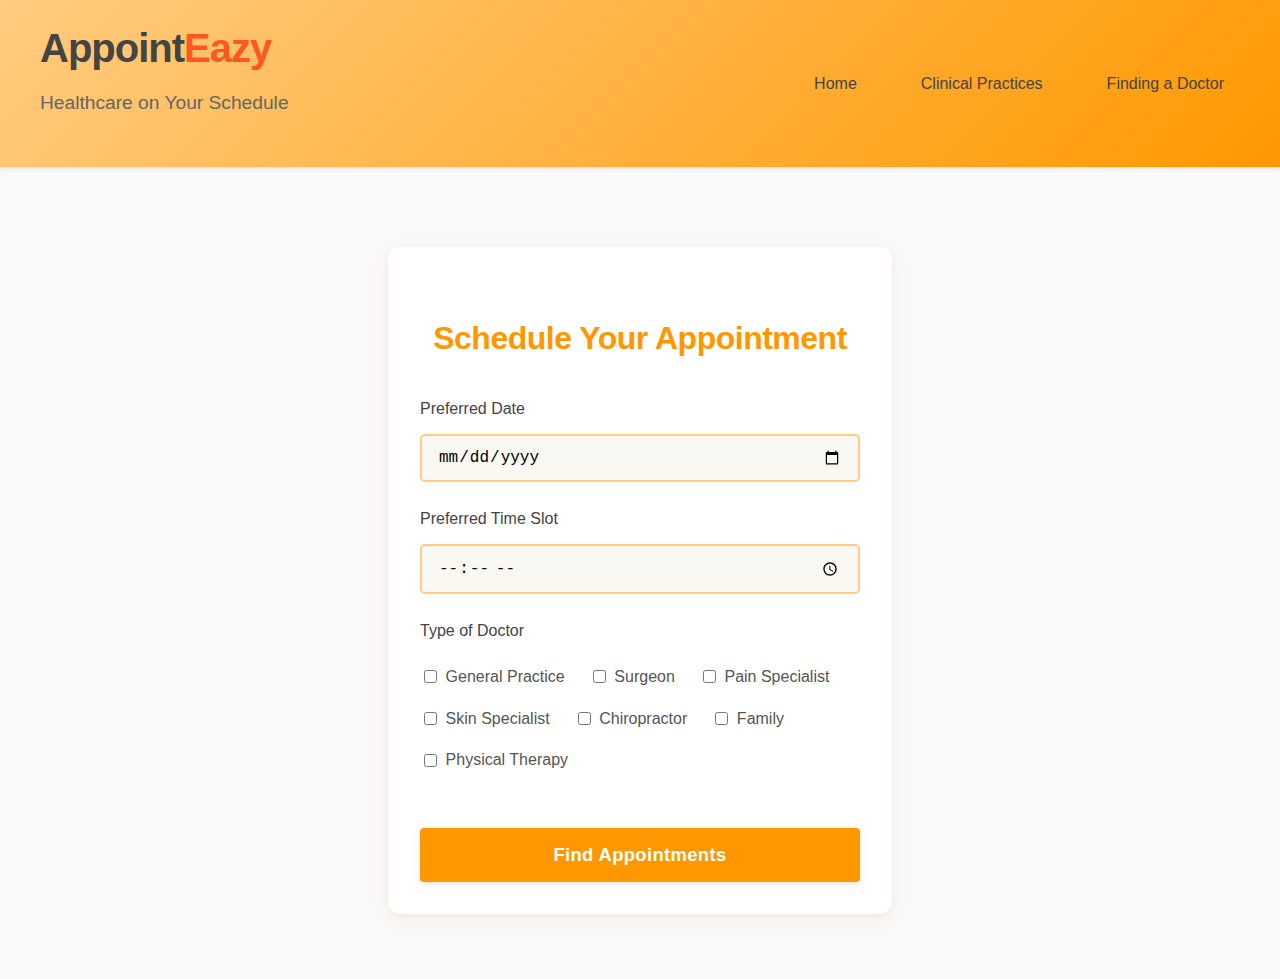
<file: schedule-appointment.html>
<!DOCTYPE html>
<html lang="en">
<head>
    <meta charset="UTF-8">
    <meta name="viewport" content="width=device-width, initial-scale=1.0">
    <title>Schedule Appointment - AppointEazy</title>
    <link rel="stylesheet" href="styles.css">
</head>
<body>
    <header>
        <nav class="main-nav">
            <div class="brand">
                <h1>Appoint<span class="highlight">Eazy</span></h1>
                <p class="tagline">Healthcare on Your Schedule</p>
            </div>
            <ul class="nav-links">
                <li><a href="index.html">Home</a></li>
                <li><a href="clinical-practices.html">Clinical Practices</a></li>
                <li><a href="finding-doctor.html">Finding a Doctor</a></li>
            </ul>
        </nav>
    </header>
    <main>
    <section class="appointment-section card">
        <h2 class="section-title">Schedule Your Appointment</h2>
        <form class="appointment-form">
            <div class="form-group">
                <label for="appointment-date">Preferred Date</label>
                <input type="date" id="appointment-date" name="appointment-date" required>
            </div>
            <div class="form-group">
                <label for="appointment-time">Preferred Time Slot</label>
                <input type="time" id="appointment-time" name="appointment-time" required>
            </div>
            <div class="form-group">
                <label>Type of Doctor</label>
                <div class="checkbox-group">
                    <label><input type="checkbox" name="doctor-type" value="general"> General Practice</label>
                    <label><input type="checkbox" name="doctor-type" value="surgeon"> Surgeon</label>
                    <label><input type="checkbox" name="doctor-type" value="pain"> Pain Specialist</label>
                    <label><input type="checkbox" name="doctor-type" value="skin"> Skin Specialist</label>
                    <label><input type="checkbox" name="doctor-type" value="chiropractor"> Chiropractor</label>
                    <label><input type="checkbox" name="doctor-type" value="family"> Family</label>
                    <label><input type="checkbox" name="doctor-type" value="physical-therapy"> Physical Therapy</label>
                </div>
            </div>
            <button type="submit" class="primary-btn">Find Appointments</button>
        </form>
    </section>
</main>
</body>
</html>
</file>
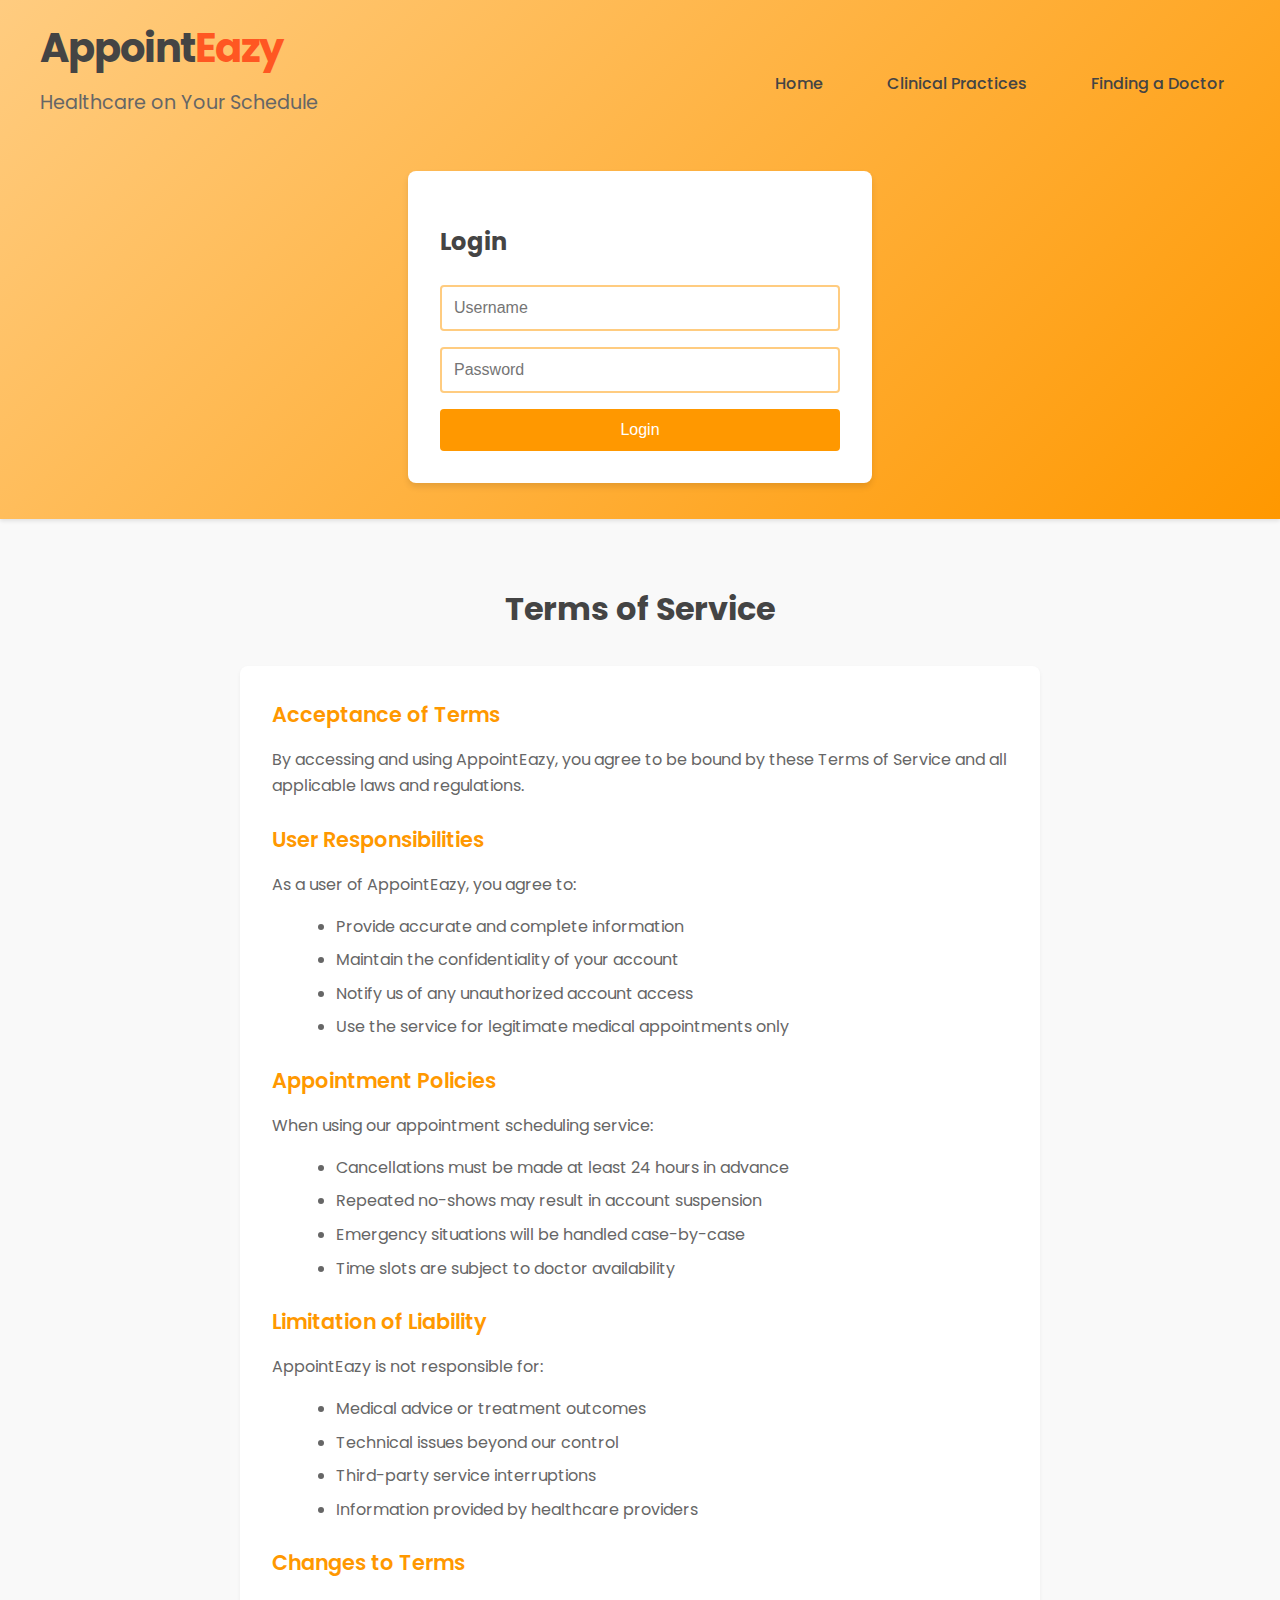
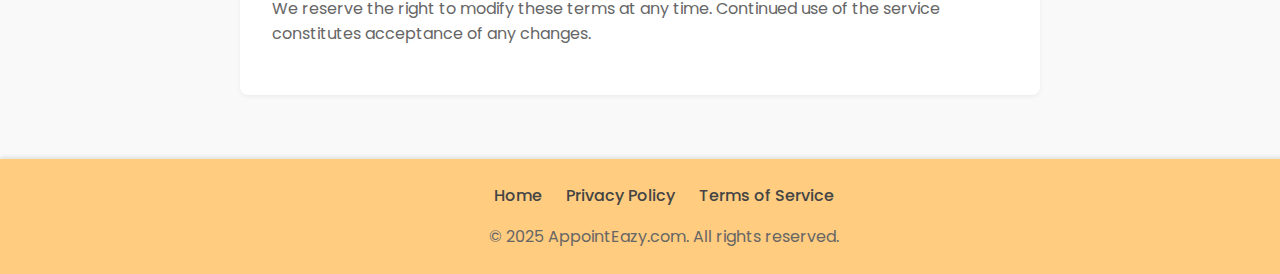
<file: terms-of-service.html>
<!DOCTYPE html>
<html lang="en">
<head>
    <meta charset="UTF-8">
    <meta name="viewport" content="width=device-width, initial-scale=1.0">
    <link rel="stylesheet" href="styles.css">
    <title>Terms of Service - AppointEazy</title>
    <link rel="preconnect" href="https://fonts.googleapis.com">
    <link rel="preconnect" href="https://fonts.gstatic.com" crossorigin>
    <link href="https://fonts.googleapis.com/css2?family=Poppins:wght@400;600;700&display=swap" rel="stylesheet">
</head>
<body>
    <script src="js/main.js"></script>
    <header>
        <nav class="main-nav">
            <div class="brand">
                <h1>Appoint<span class="highlight">Eazy</span></h1>
                <p class="tagline">Healthcare on Your Schedule</p>
            </div>
            <button class="mobile-menu-toggle" aria-label="Toggle menu">
                <span class="hamburger"></span>
            </button>
            <ul class="nav-links">
                <li><a href="index.html">Home</a></li>
                <li><a href="clinical-practices.html">Clinical Practices</a></li>
                <li><a href="finding-doctor.html">Finding a Doctor</a></li>
            </ul>
        </nav>
        <div class="login-area">
            <h2>Login</h2>
            <form>
                <input type="text" placeholder="Username" required>
                <input type="password" placeholder="Password" required>
                <button type="submit">Login</button>
            </form>
        </div>
    </header>
    <main>
        <section class="content-section">
            <h2>Terms of Service</h2>
            <div class="policy-content">
                <h3>Acceptance of Terms</h3>
                <p>By accessing and using AppointEazy, you agree to be bound by these Terms of Service and all applicable laws and regulations.</p>

                <h3>User Responsibilities</h3>
                <p>As a user of AppointEazy, you agree to:</p>
                <ul>
                    <li>Provide accurate and complete information</li>
                    <li>Maintain the confidentiality of your account</li>
                    <li>Notify us of any unauthorized account access</li>
                    <li>Use the service for legitimate medical appointments only</li>
                </ul>

                <h3>Appointment Policies</h3>
                <p>When using our appointment scheduling service:</p>
                <ul>
                    <li>Cancellations must be made at least 24 hours in advance</li>
                    <li>Repeated no-shows may result in account suspension</li>
                    <li>Emergency situations will be handled case-by-case</li>
                    <li>Time slots are subject to doctor availability</li>
                </ul>

                <h3>Limitation of Liability</h3>
                <p>AppointEazy is not responsible for:</p>
                <ul>
                    <li>Medical advice or treatment outcomes</li>
                    <li>Technical issues beyond our control</li>
                    <li>Third-party service interruptions</li>
                    <li>Information provided by healthcare providers</li>
                </ul>

                <h3>Changes to Terms</h3>
                <p>We reserve the right to modify these terms at any time. Continued use of the service constitutes acceptance of any changes.</p>
            </div>
        </section>
    </main>
    <footer>
        <nav class="footer-nav">
            <a href="index.html">Home</a>
            <a href="privacy-policy.html">Privacy Policy</a>
            <a href="terms-of-service.html">Terms of Service</a>
        </nav>
        <p>&copy; 2025 AppointEazy.com. All rights reserved.</p>
    </footer>
</body>
</html>
</file>
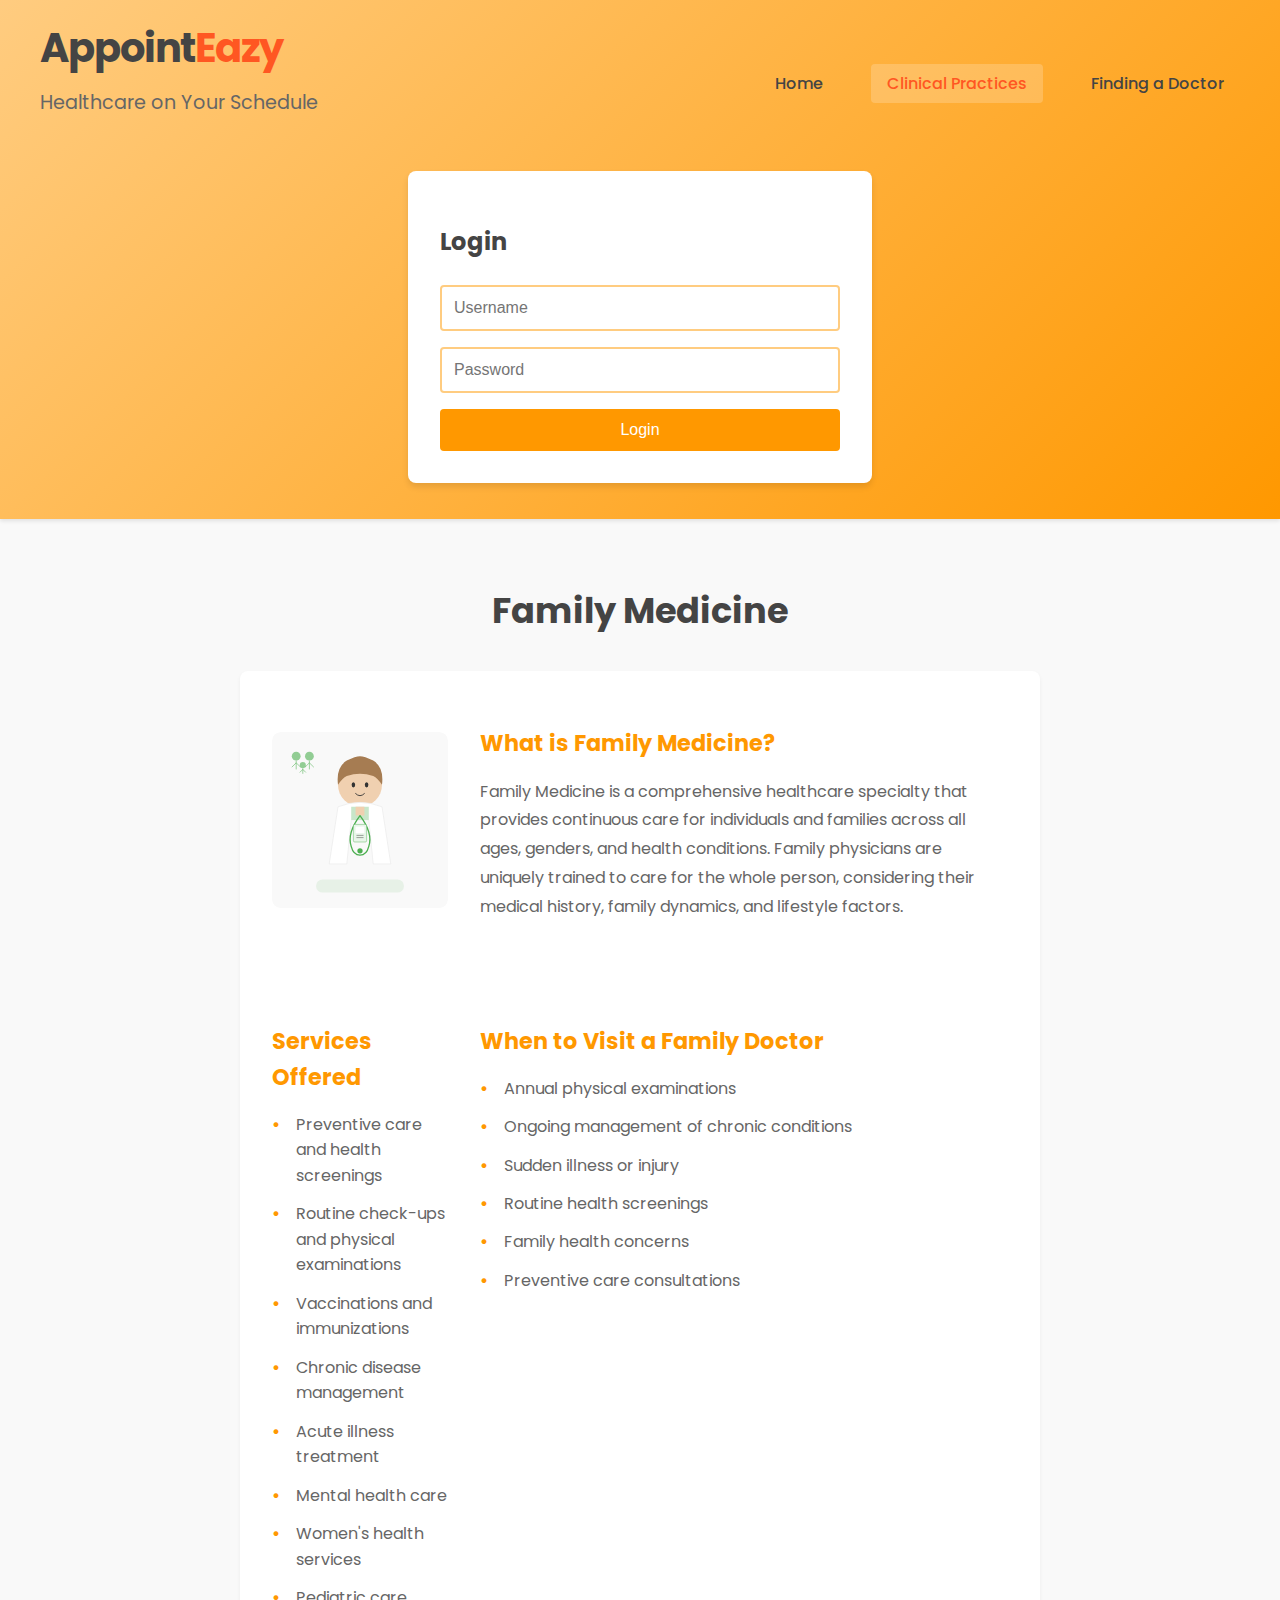
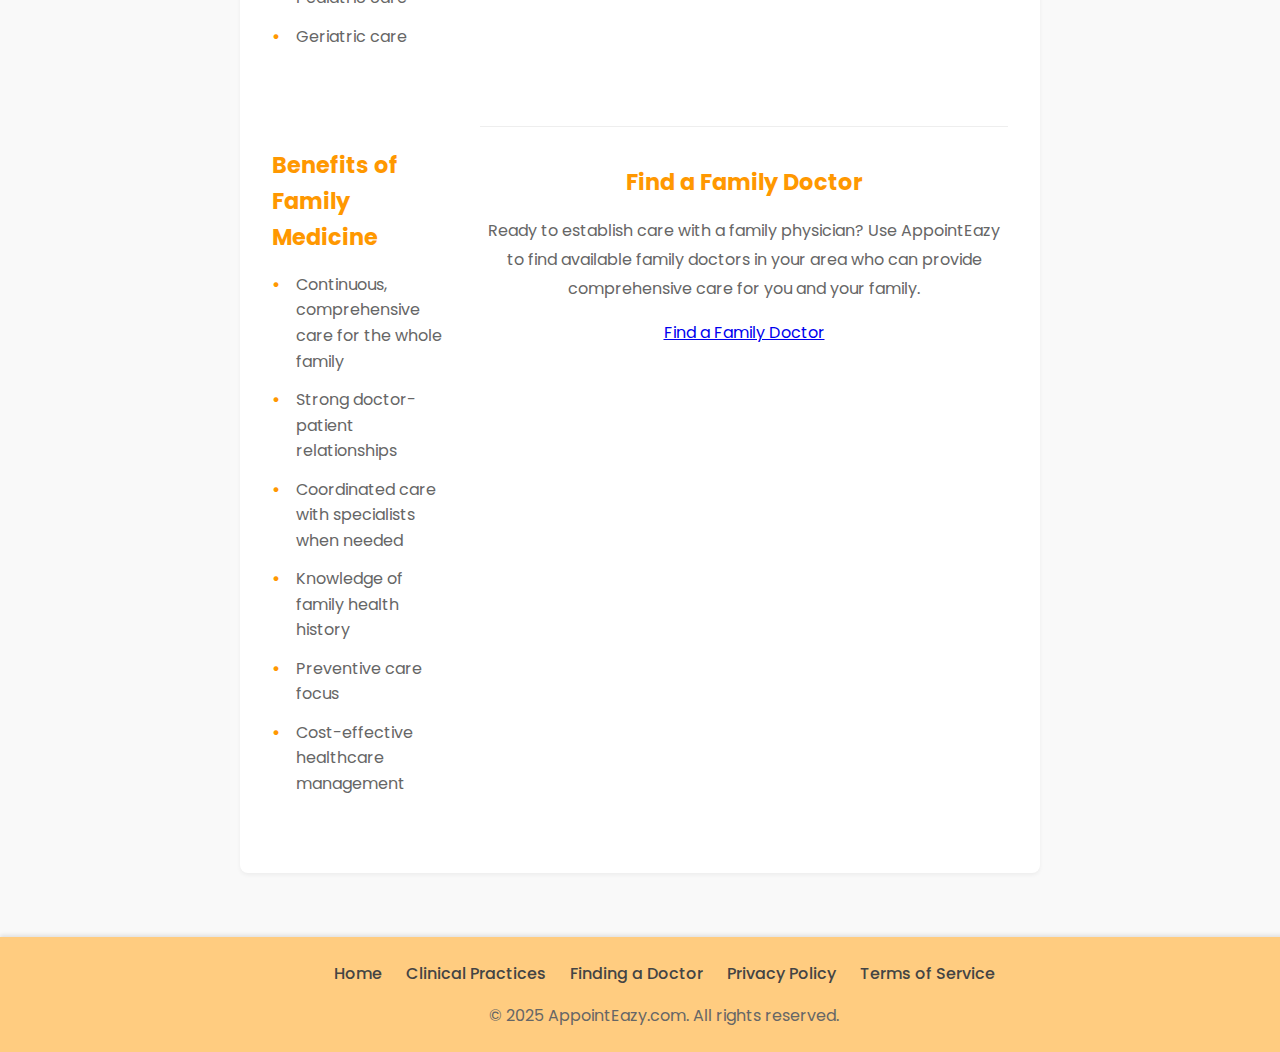
<file: practices/family-medicine.html>
<!DOCTYPE html>
<html lang="en">
<head>
    <meta charset="UTF-8">
    <meta name="viewport" content="width=device-width, initial-scale=1.0">
    <link rel="stylesheet" href="../styles.css">
    <title>Family Medicine - AppointEazy</title>
    <link rel="preconnect" href="https://fonts.googleapis.com">
    <link rel="preconnect" href="https://fonts.gstatic.com" crossorigin>
    <link href="https://fonts.googleapis.com/css2?family=Poppins:wght@400;600;700&display=swap" rel="stylesheet">
</head>
<body>
    <script src="../js/main.js"></script>
    <header>
        <nav class="main-nav">
            <div class="brand">
                <h1>Appoint<span class="highlight">Eazy</span></h1>
                <p class="tagline">Healthcare on Your Schedule</p>
            </div>
            <button class="mobile-menu-toggle" aria-label="Toggle menu">
                <span class="hamburger"></span>
            </button>
            <ul class="nav-links">
                <li><a href="../index.html">Home</a></li>
                <li><a href="../clinical-practices.html" class="active">Clinical Practices</a></li>
                <li><a href="../finding-doctor.html">Finding a Doctor</a></li>
            </ul>
        </nav>
        <div class="login-area">
            <h2>Login</h2>
            <form>
                <input type="text" placeholder="Username" required>
                <input type="password" placeholder="Password" required>
                <button type="submit">Login</button>
            </form>
        </div>
    </header>
    <main>
        <section class="content-section practice-detail">
            <h2>Family Medicine</h2>
            <div class="practice-content">
                <div class="practice-image">
                    <img src="../images/family-medicine-doctor.svg" alt="Family Medicine Doctor" class="doctor-image">
                </div>
                <div class="practice-intro">
                    <h3>What is Family Medicine?</h3>
                    <p>Family Medicine is a comprehensive healthcare specialty that provides continuous care for individuals and families across all ages, genders, and health conditions. Family physicians are uniquely trained to care for the whole person, considering their medical history, family dynamics, and lifestyle factors.</p>
                </div>

                <div class="services-offered">
                    <h3>Services Offered</h3>
                    <ul>
                        <li>Preventive care and health screenings</li>
                        <li>Routine check-ups and physical examinations</li>
                        <li>Vaccinations and immunizations</li>
                        <li>Chronic disease management</li>
                        <li>Acute illness treatment</li>
                        <li>Mental health care</li>
                        <li>Women's health services</li>
                        <li>Pediatric care</li>
                        <li>Geriatric care</li>
                    </ul>
                </div>

                <div class="when-to-visit">
                    <h3>When to Visit a Family Doctor</h3>
                    <ul>
                        <li>Annual physical examinations</li>
                        <li>Ongoing management of chronic conditions</li>
                        <li>Sudden illness or injury</li>
                        <li>Routine health screenings</li>
                        <li>Family health concerns</li>
                        <li>Preventive care consultations</li>
                    </ul>
                </div>

                <div class="benefits">
                    <h3>Benefits of Family Medicine</h3>
                    <ul>
                        <li>Continuous, comprehensive care for the whole family</li>
                        <li>Strong doctor-patient relationships</li>
                        <li>Coordinated care with specialists when needed</li>
                        <li>Knowledge of family health history</li>
                        <li>Preventive care focus</li>
                        <li>Cost-effective healthcare management</li>
                    </ul>
                </div>

                <div class="find-doctor">
                    <h3>Find a Family Doctor</h3>
                    <p>Ready to establish care with a family physician? Use AppointEazy to find available family doctors in your area who can provide comprehensive care for you and your family.</p>
                    <a href="../finding-doctor.html" class="cta-button">Find a Family Doctor</a>
                </div>
            </div>
        </section>
    </main>
    <footer>
        <nav class="footer-nav">
            <a href="../index.html">Home</a>
            <a href="../clinical-practices.html">Clinical Practices</a>
            <a href="../finding-doctor.html">Finding a Doctor</a>
            <a href="../privacy-policy.html">Privacy Policy</a>
            <a href="../terms-of-service.html">Terms of Service</a>
        </nav>
        <p>&copy; 2025 AppointEazy.com. All rights reserved.</p>
    </footer>
</body>
</html>
</file>
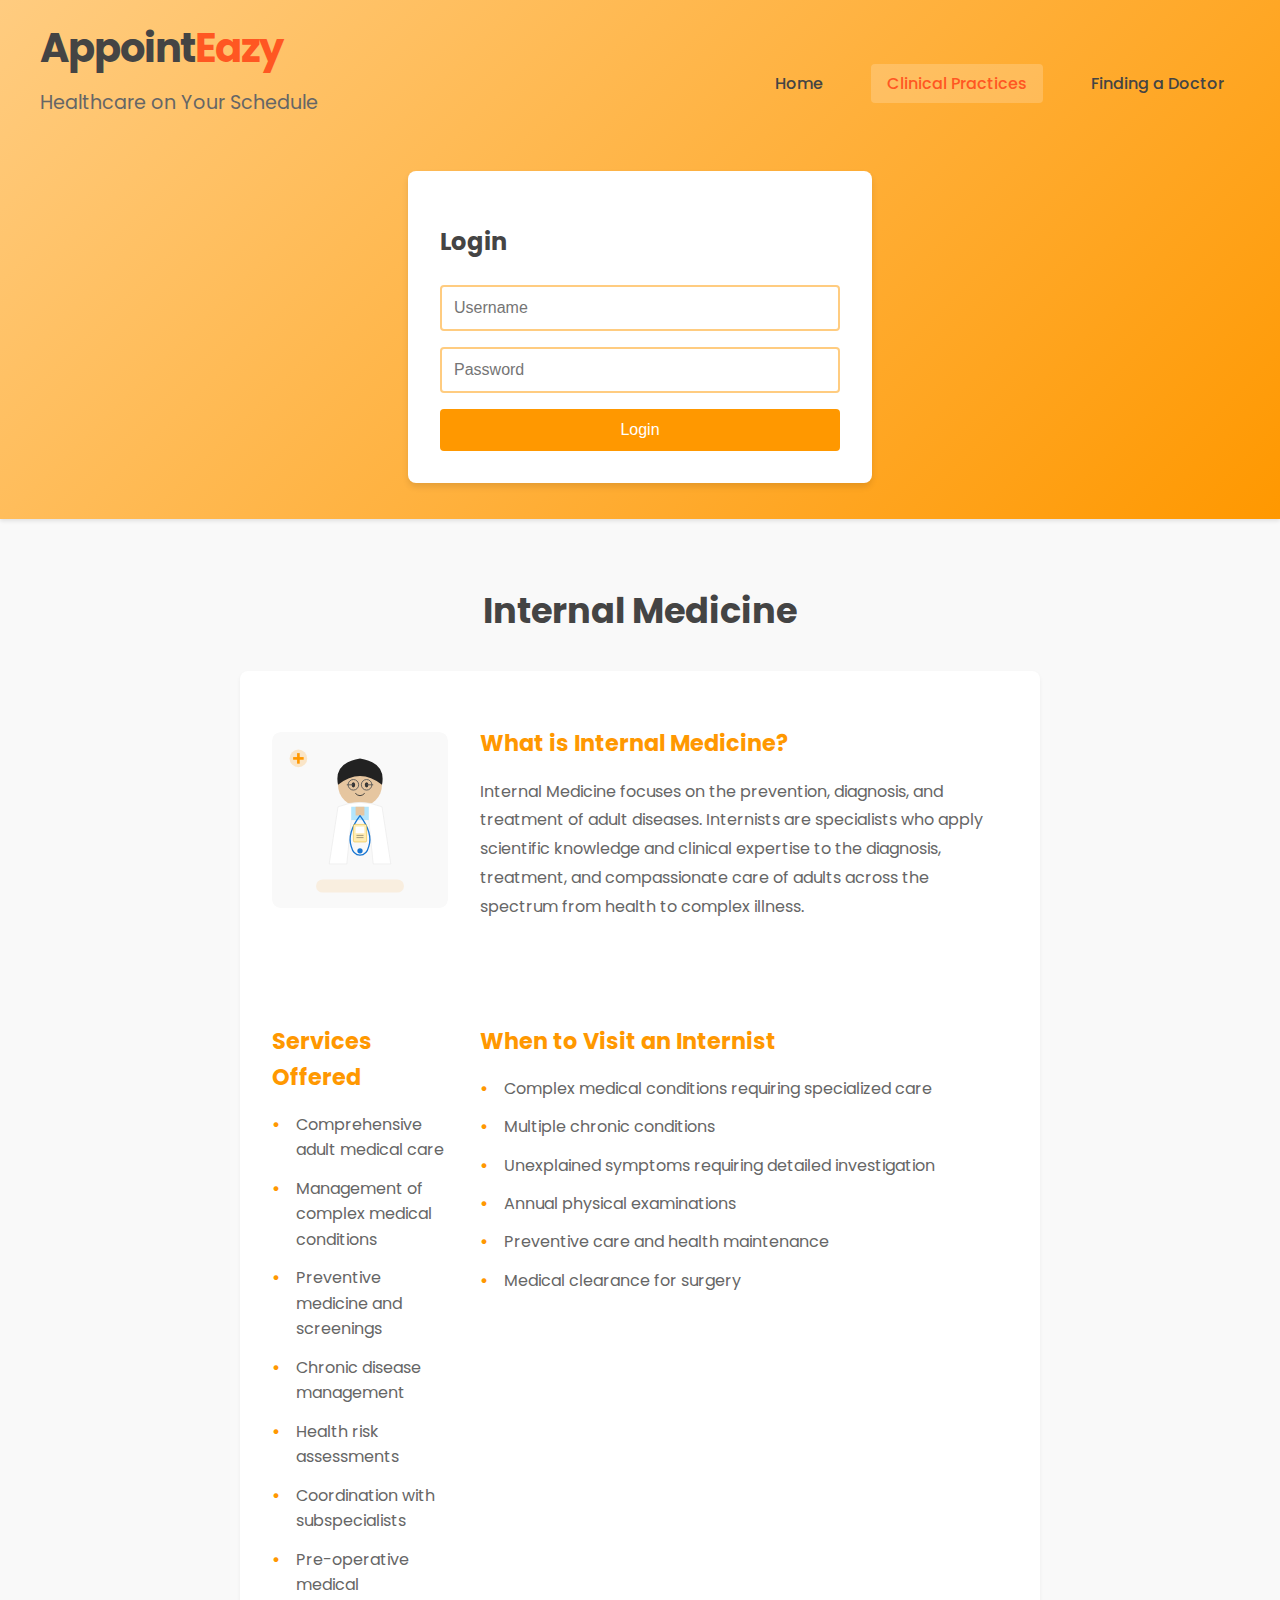
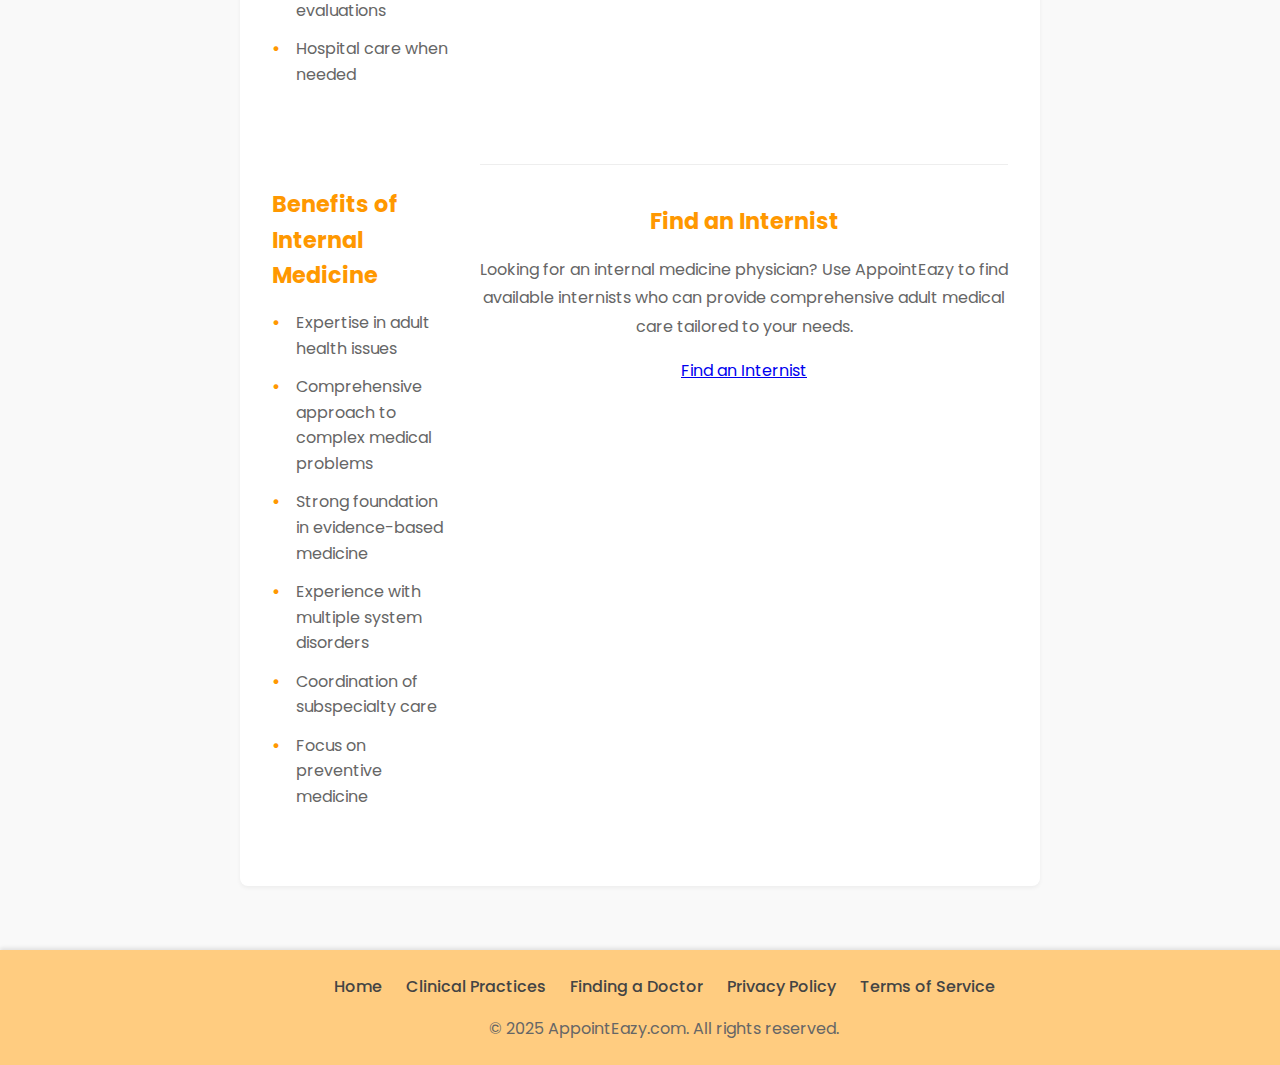
<file: practices/internal-medicine.html>
<!DOCTYPE html>
<html lang="en">
<head>
    <meta charset="UTF-8">
    <meta name="viewport" content="width=device-width, initial-scale=1.0">
    <link rel="stylesheet" href="../styles.css">
    <title>Internal Medicine - AppointEazy</title>
    <link rel="preconnect" href="https://fonts.googleapis.com">
    <link rel="preconnect" href="https://fonts.gstatic.com" crossorigin>
    <link href="https://fonts.googleapis.com/css2?family=Poppins:wght@400;600;700&display=swap" rel="stylesheet">
</head>
<body>
    <script src="../js/main.js"></script>
    <header>
        <nav class="main-nav">
            <div class="brand">
                <h1>Appoint<span class="highlight">Eazy</span></h1>
                <p class="tagline">Healthcare on Your Schedule</p>
            </div>
            <button class="mobile-menu-toggle" aria-label="Toggle menu">
                <span class="hamburger"></span>
            </button>
            <ul class="nav-links">
                <li><a href="../index.html">Home</a></li>
                <li><a href="../clinical-practices.html" class="active">Clinical Practices</a></li>
                <li><a href="../finding-doctor.html">Finding a Doctor</a></li>
            </ul>
        </nav>
        <div class="login-area">
            <h2>Login</h2>
            <form>
                <input type="text" placeholder="Username" required>
                <input type="password" placeholder="Password" required>
                <button type="submit">Login</button>
            </form>
        </div>
    </header>
    <main>
        <section class="content-section practice-detail">
            <h2>Internal Medicine</h2>
            <div class="practice-content">
                <div class="practice-image">
                    <img src="../images/internal-medicine-doctor.svg" alt="Internal Medicine Doctor" class="doctor-image">
                </div>
                <div class="practice-intro">
                    <h3>What is Internal Medicine?</h3>
                    <p>Internal Medicine focuses on the prevention, diagnosis, and treatment of adult diseases. Internists are specialists who apply scientific knowledge and clinical expertise to the diagnosis, treatment, and compassionate care of adults across the spectrum from health to complex illness.</p>
                </div>

                <div class="services-offered">
                    <h3>Services Offered</h3>
                    <ul>
                        <li>Comprehensive adult medical care</li>
                        <li>Management of complex medical conditions</li>
                        <li>Preventive medicine and screenings</li>
                        <li>Chronic disease management</li>
                        <li>Health risk assessments</li>
                        <li>Coordination with subspecialists</li>
                        <li>Pre-operative medical evaluations</li>
                        <li>Hospital care when needed</li>
                    </ul>
                </div>

                <div class="when-to-visit">
                    <h3>When to Visit an Internist</h3>
                    <ul>
                        <li>Complex medical conditions requiring specialized care</li>
                        <li>Multiple chronic conditions</li>
                        <li>Unexplained symptoms requiring detailed investigation</li>
                        <li>Annual physical examinations</li>
                        <li>Preventive care and health maintenance</li>
                        <li>Medical clearance for surgery</li>
                    </ul>
                </div>

                <div class="benefits">
                    <h3>Benefits of Internal Medicine</h3>
                    <ul>
                        <li>Expertise in adult health issues</li>
                        <li>Comprehensive approach to complex medical problems</li>
                        <li>Strong foundation in evidence-based medicine</li>
                        <li>Experience with multiple system disorders</li>
                        <li>Coordination of subspecialty care</li>
                        <li>Focus on preventive medicine</li>
                    </ul>
                </div>

                <div class="find-doctor">
                    <h3>Find an Internist</h3>
                    <p>Looking for an internal medicine physician? Use AppointEazy to find available internists who can provide comprehensive adult medical care tailored to your needs.</p>
                    <a href="../finding-doctor.html" class="cta-button">Find an Internist</a>
                </div>
            </div>
        </section>
    </main>
    <footer>
        <nav class="footer-nav">
            <a href="../index.html">Home</a>
            <a href="../clinical-practices.html">Clinical Practices</a>
            <a href="../finding-doctor.html">Finding a Doctor</a>
            <a href="../privacy-policy.html">Privacy Policy</a>
            <a href="../terms-of-service.html">Terms of Service</a>
        </nav>
        <p>&copy; 2025 AppointEazy.com. All rights reserved.</p>
    </footer>
</body>
</html>
</file>
<file: styles.css>
body {
    font-family: 'Poppins', 'Segoe UI', Arial, sans-serif;
    background-color: #f9f9f9;
    color: #333;
    margin: 0;
    padding: 0;
    line-height: 1.6;
}

header {
    background: linear-gradient(135deg, #ffcc80 0%, #ff9800 100%);
    padding: 1rem 2rem;
    box-shadow: 0 2px 4px rgba(0,0,0,0.1);
}

/* Navigation Styles */
.main-nav {
    display: flex;
    align-items: center;
    justify-content: space-between;
    flex-wrap: wrap;
    max-width: 1200px;
    margin: 0 auto;
    position: relative;
}

.nav-links {
    display: flex;
    list-style: none;
    margin: 0;
    padding: 0;
    gap: 2rem;
}

.nav-links a {
    color: #444;
    text-decoration: none;
    font-weight: 500;
    padding: 0.5rem 1rem;
    border-radius: 4px;
    transition: all 0.3s ease;
}

.nav-links a:hover,
.nav-links a.active {
    color: #ff5722;
    background-color: rgba(255, 255, 255, 0.2);
}

/* Mobile Menu Toggle */
.mobile-menu-toggle {
    display: none;
    background: none;
    border: none;
    padding: 0.5rem;
    cursor: pointer;
}

.hamburger {
    display: block;
    position: relative;
    width: 24px;
    height: 2px;
    background: #444;
    transition: all 0.3s ease;
}

.hamburger::before,
.hamburger::after {
    content: '';
    position: absolute;
    width: 24px;
    height: 2px;
    background: #444;
    transition: all 0.3s ease;
}

.hamburger::before {
    top: -6px;
}

.hamburger::after {
    bottom: -6px;
}

/* Mobile Styles */
@media (max-width: 768px) {
    .mobile-menu-toggle {
        display: block;
        z-index: 100;
    }

    .menu-open .hamburger {
        background: transparent;
    }

    .menu-open .hamburger::before {
        transform: rotate(45deg);
        top: 0;
    }

    .menu-open .hamburger::after {
        transform: rotate(-45deg);
        bottom: 0;
    }

    .nav-links {
        display: none;
        width: 100%;
        padding: 1rem;
        background: white;
        border-radius: 8px;
        box-shadow: 0 4px 6px rgba(0,0,0,0.1);
        position: absolute;
        top: 100%;
        left: 0;
        margin-top: 1rem;
    }

    .menu-open .nav-links {
        display: flex;
        flex-direction: column;
        gap: 1rem;
    }

    .nav-links a {
        display: block;
        padding: 0.8rem 1rem;
    }

    .brand {
        margin-bottom: 0;
    }
}

.brand {
    margin-bottom: 2rem;
}

.brand h1 {
    font-size: 2.5rem;
    font-weight: 700;
    color: #444;
    margin: 0;
    letter-spacing: -1px;
}

.highlight {
    color: #ff5722;
}

.tagline {
    font-size: 1.2rem;
    color: #666;
    margin: 0.5rem 0 0;
    font-weight: 400;
}

.login-area {
    background: white;
    padding: 2rem;
    border-radius: 8px;
    box-shadow: 0 4px 6px rgba(0,0,0,0.1);
    max-width: 400px;
    margin: 20px auto;
}

.login-area h2 {
    color: #444;
    margin-bottom: 1.5rem;
    font-size: 1.5rem;
}

.login-area form {
    display: flex;
    flex-direction: column;
    gap: 1rem;
}

.login-area input {
    padding: 12px;
    border: 2px solid #ffcc80;
    border-radius: 4px;
    font-size: 1rem;
    transition: border-color 0.3s ease;
}

.login-area input:focus {
    outline: none;
    border-color: #ff9800;
    box-shadow: 0 0 0 3px rgba(255,152,0,0.2);
}

.login-area button {
    background-color: #ff9800;
    color: white;
    padding: 12px;
    border: none;
    border-radius: 4px;
    font-size: 1rem;
    cursor: pointer;
    transition: background-color 0.3s ease;
}

.login-area button:hover {
    background-color: #f57c00;
}

main {
    padding: 2rem;
}

/* Hero Section Styles */
.hero-section {
    display: flex;
    justify-content: center;
    align-items: center;
    padding: 2rem;
    background: linear-gradient(135deg, #fff8e1 0%, #ffe0b2 100%);
    margin-bottom: 2rem;
}

.hero-image {
    max-width: 100%;
    height: auto;
    max-height: 400px;
}

/* Intro Content Styles */
.intro-content {
    max-width: 1200px;
    margin: 2rem auto;
    padding: 0 1rem;
}

.intro-content h2 {
    text-align: center;
    color: #444;
    font-size: 2.2rem;
    margin-bottom: 2rem;
    font-weight: 700;
}

.intro-grid {
    display: grid;
    grid-template-columns: 3fr 2fr;
    gap: 3rem;
    align-items: start;
}

.intro-text {
    background: white;
    padding: 2rem;
    border-radius: 8px;
    box-shadow: 0 2px 4px rgba(0,0,0,0.05);
}

.intro-text p {
    color: #555;
    line-height: 1.8;
    margin-bottom: 1.5rem;
    font-size: 1.1rem;
}

.intro-text p:last-child {
    margin-bottom: 0;
}

.key-benefits {
    display: flex;
    flex-direction: column;
    gap: 1.5rem;
}

.benefit-item {
    background: white;
    padding: 1.5rem;
    border-radius: 8px;
    box-shadow: 0 2px 4px rgba(0,0,0,0.05);
    transition: transform 0.2s ease, box-shadow 0.2s ease;
}

.benefit-item:hover {
    transform: translateY(-2px);
    box-shadow: 0 4px 8px rgba(0,0,0,0.1);
}

.benefit-item h3 {
    color: #ff9800;
    margin-bottom: 0.5rem;
    font-size: 1.2rem;
    display: flex;
    align-items: center;
    gap: 0.5rem;
}

.benefit-item p {
    color: #666;
    line-height: 1.6;
}

/* Responsive Design for Intro Section */
@media (max-width: 1024px) {
    .intro-grid {
        grid-template-columns: 1fr;
        gap: 2rem;
    }

    .key-benefits {
        display: grid;
        grid-template-columns: repeat(auto-fit, minmax(250px, 1fr));
        gap: 1.5rem;
    }
}

/* Schedule Appointment Page Styles */
.appointment-section.card {
    background: #fff;
    max-width: 440px;
    margin: 3rem auto 2rem auto;
    padding: 2.5rem 2rem 2rem 2rem;
    border-radius: 12px;
    box-shadow: 0 4px 16px rgba(255,152,0,0.10), 0 1.5px 6px rgba(0,0,0,0.03);
    display: flex;
    flex-direction: column;
    align-items: center;
}
.section-title {
    text-align: center;
    color: #ff9800;
    font-size: 2rem;
    margin-bottom: 2rem;
    font-weight: 700;
    letter-spacing: -0.5px;
}
.appointment-form {
    width: 100%;
    display: flex;
    flex-direction: column;
    gap: 1.5rem;
}
.form-group {
    display: flex;
    flex-direction: column;
    gap: 0.5rem;
}
.form-group label {
    font-weight: 500;
    color: #444;
    margin-bottom: 0.25rem;
}
.appointment-form input[type="date"],
.appointment-form input[type="time"] {
    padding: 0.75rem 1rem;
    border: 2px solid #ffcc80;
    border-radius: 5px;
    font-size: 1rem;
    transition: border-color 0.3s;
    background: #faf8f3;
}
.appointment-form input[type="date"]:focus,
.appointment-form input[type="time"]:focus {
    outline: none;
    border-color: #ff9800;
    box-shadow: 0 0 0 2px rgba(255,152,0,0.13);
}
.checkbox-group {
    display: flex;
    flex-wrap: wrap;
    gap: 0.75rem 1.5rem;
    margin-top: 0.5rem;
    margin-bottom: 0.5rem;
}
.checkbox-group label {
    font-size: 1rem;
    color: #555;
    font-weight: 400;
    display: flex;
    align-items: center;
    gap: 0.35rem;
}
@media (max-width: 600px) {
    .appointment-section.card {
        padding: 1.2rem 0.5rem;
        max-width: 98vw;
    }
    .appointment-form {
        gap: 1rem;
    }
}


.faq {
    margin: 2rem auto;
    max-width: 1200px;
    padding: 0 1rem;
}

.faq h2 {
    text-align: center;
    margin-bottom: 2rem;
    color: #444;
    font-size: 2rem;
}

.faq-grid {
    display: grid;
    grid-template-columns: repeat(3, 1fr);
    grid-template-rows: repeat(2, auto);
    gap: 2rem;
}

.faq-item {
    background-color: #fff;
    border: 1px solid #ddd;
    border-radius: 8px;
    padding: 1.5rem;
    box-shadow: 0 2px 4px rgba(0,0,0,0.05);
    transition: transform 0.2s ease, box-shadow 0.2s ease;
}

.faq-item:hover {
    transform: translateY(-2px);
    box-shadow: 0 4px 8px rgba(0,0,0,0.1);
}

.faq-item h3 {
    color: #ff9800;
    margin-bottom: 1rem;
    font-size: 1.2rem;
}

.faq-item p {
    color: #666;
    line-height: 1.6;
}

/* Make FAQ section responsive */
@media (max-width: 1024px) {
    .faq-grid {
        grid-template-columns: repeat(2, 1fr);
        grid-template-rows: repeat(3, auto);
    }
}

@media (max-width: 640px) {
    .faq-grid {
        grid-template-columns: 1fr;
        grid-template-rows: auto;
    }
}

/* Content Pages Styles */
.practice-types,
.guide-content,
.content-section {
    max-width: 800px;
    margin: 2rem auto;
    padding: 0 1rem;
}

.content-section h2 {
    text-align: center;
    color: #444;
    font-size: 2rem;
    margin-bottom: 2rem;
}

.policy-content {
    background: white;
    padding: 2rem;
    border-radius: 8px;
    box-shadow: 0 2px 4px rgba(0,0,0,0.05);
}

.policy-content h3,
.practice-category h3,
.guide-section h3 {
    color: #ff9800;
    margin: 1.5rem 0 1rem;
    font-size: 1.3rem;
    font-weight: 600;
}

.policy-content h3:first-child {
    margin-top: 0;
}

.policy-content p {
    color: #666;
    line-height: 1.6;
    margin-bottom: 1rem;
}

.policy-content ul {
    color: #666;
    margin: 0 0 1.5rem 1.5rem;
    line-height: 1.6;
}

.policy-content li {
    margin-bottom: 0.5rem;
}

/* Footer Styles */
/* Practice Detail Styles */
.practice-detail h2 {
    color: #444;
    font-size: 2.2rem;
    text-align: center;
    margin-bottom: 2rem;
}

.practice-content {
    background: white;
    padding: 2rem;
    border-radius: 8px;
    box-shadow: 0 2px 4px rgba(0,0,0,0.05);
    display: grid;
    grid-template-columns: 1fr 3fr;
    gap: 2rem;
}

.practice-image {
    display: flex;
    justify-content: center;
    align-items: center;
}

.doctor-image {
    max-width: 100%;
    height: auto;
    border-radius: 8px;
}

@media (max-width: 768px) {
    .practice-content {
        grid-template-columns: 1fr;
    }
}

.practice-content > div {
    margin-bottom: 2rem;
}

.practice-content > div:last-child {
    margin-bottom: 0;
}

.practice-content h3 {
    color: #ff9800;
    margin-bottom: 1rem;
    font-size: 1.4rem;
}

.practice-content p {
    color: #666;
    line-height: 1.8;
    margin-bottom: 1rem;
}

.practice-content ul {
    list-style-type: none;
    padding: 0;
    margin: 0;
}

.practice-content ul li {
    color: #666;
    margin-bottom: 0.8rem;
    padding-left: 1.5rem;
    position: relative;
    line-height: 1.6;
}

.practice-content ul li::before {
    content: '•';
    color: #ff9800;
    position: absolute;
    left: 0;
    font-weight: bold;
}

.find-doctor {
    text-align: center;
    padding-top: 1rem;
    border-top: 1px solid #eee;
}

.primary-btn {
    display: inline-block;
    background: #ff9800;
    color: white;
    padding: 1rem 2.2rem;
    border-radius: 4px;
    text-decoration: none;
    margin-top: 1.2rem;
    font-weight: 600;
    font-size: 1.15rem;
    box-shadow: 0 2px 8px rgba(255,152,0,0.10), 0 1.5px 6px rgba(0,0,0,0.06);
    border: none;
    cursor: pointer;
    letter-spacing: 0.02em;
    transition: background-color 0.2s, box-shadow 0.2s, transform 0.1s;
}

.primary-btn:hover, .primary-btn:focus {
    background: #f57c00;
    box-shadow: 0 4px 16px rgba(255,152,0,0.18), 0 2px 8px rgba(0,0,0,0.10);
    outline: none;
    text-decoration: none;
    transform: translateY(-2px) scale(1.03);
}

/* Practice Types Styles */
.practice-category {
    margin-bottom: 2rem;
}

.practice-item {
    display: block;
    text-decoration: none;
    background: #fff;
    cursor: pointer;
    padding: 1.5rem;
    border-radius: 8px;
    margin: 1rem 0;
    box-shadow: 0 2px 4px rgba(0,0,0,0.05);
    transition: transform 0.2s ease, box-shadow 0.2s ease;
}

.practice-item:hover {
    transform: translateY(-2px);
    box-shadow: 0 4px 8px rgba(0,0,0,0.1);
}

.practice-item h4 {
    color: #ff5722;
    margin-bottom: 0.5rem;
    font-size: 1.1rem;
}

/* Guide Content Styles */
.guide-section {
    margin-bottom: 2.5rem;
}

.checklist-item,
.question-category,
.warning-signs,
.decision-tips {
    background: #fff;
    padding: 1.5rem;
    border-radius: 8px;
    margin: 1rem 0;
    box-shadow: 0 2px 4px rgba(0,0,0,0.05);
}

.guide-section h4 {
    color: #ff5722;
    margin-bottom: 1rem;
    font-size: 1.1rem;
}

.guide-section ul {
    list-style-type: none;
    padding: 0;
    margin: 0;
}

.guide-section ul li {
    margin-bottom: 0.8rem;
    padding-left: 1.5rem;
    position: relative;
    line-height: 1.6;
    color: #666;
}

.guide-section ul li::before {
    content: '•';
    color: #ff9800;
    position: absolute;
    left: 0;
    font-weight: bold;
}

.warning-signs ul li::before {
    content: '⚠️';
}

.decision-tips ul li::before {
    content: '✓';
    color: #4CAF50;
}

footer {
    background-color: #ffcc80;
    text-align: center;
    padding: 1.5rem;
    position: relative;
    bottom: 0;
    width: 100%;
    box-shadow: 0 -2px 4px rgba(0,0,0,0.1);
}

.footer-nav {
    margin-bottom: 1rem;
    display: flex;
    flex-wrap: wrap;
    justify-content: center;
    gap: 0.5rem;
}

.footer-nav a {
    color: #444;
    text-decoration: none;
    margin: 0 0.5rem;
    font-weight: 500;
    transition: color 0.2s ease;
}

.footer-nav a:hover {
    color: #ff5722;
}

footer p {
    color: #666;
    margin: 0;
}

/* Mobile Footer Styles */
@media (max-width: 768px) {
    footer {
        padding: 1rem;
    }
    
    .footer-nav {
        flex-direction: column;
        align-items: center;
        margin-bottom: 1.5rem;
    }
    
    .footer-nav a {
        margin: 0.25rem 0;
        padding: 0.5rem;
        width: 100%;
        max-width: 200px;
    }
}
</file>
